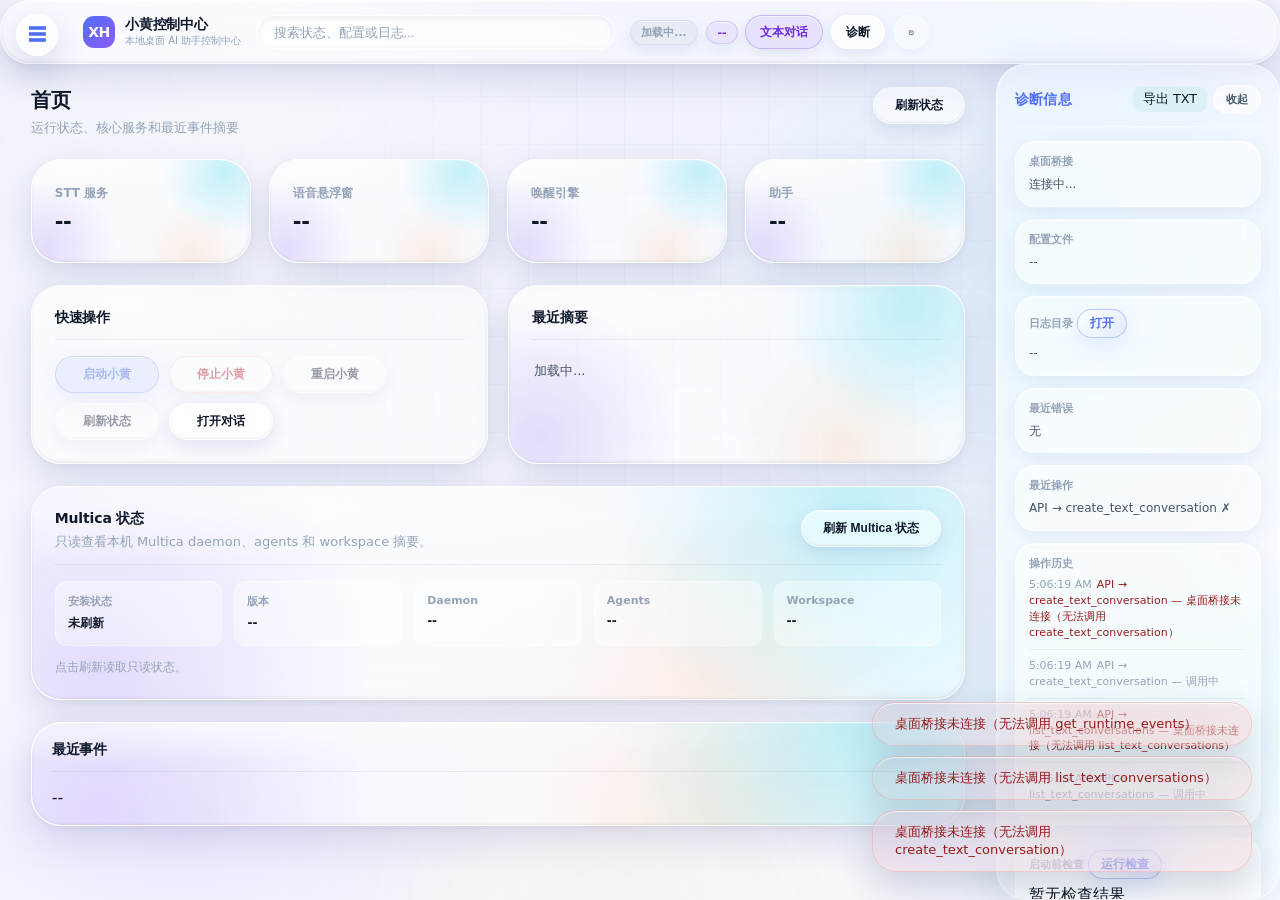
<file: frontend/control_panel/index.html>
<!DOCTYPE html>
<html lang="zh-CN">
<head>
  <meta charset="UTF-8">
  <meta name="viewport" content="width=device-width, initial-scale=1.0">
  <title>小黄控制中心</title>
  <link rel="stylesheet" href="assets/style.css">
</head>
<body>
  <div id="control-shell" class="control-shell active">
  <div class="app-shell" id="app-shell">
    <button class="nav-menu-button" id="btn-nav-drawer-toggle" type="button" title="打开导航" aria-label="打开导航" aria-controls="sidebar" aria-expanded="false">☰</button>
    <div class="nav-drawer-backdrop" id="nav-drawer-backdrop" hidden></div>

    <!-- Top Bar -->
    <header class="topbar glass-card" id="topbar">
      <div class="topbar-left">
        <span class="topbar-logo">XH</span>
        <div>
          <div class="topbar-title">小黄控制中心</div>
          <div class="topbar-sub">本地桌面 AI 助手控制中心</div>
        </div>
      </div>
      <div class="topbar-center">
        <input class="glass-input" type="text" placeholder="搜索状态、配置或日志..." disabled>
      </div>
      <div class="topbar-right">
        <span class="status-badge" id="top-status">--</span>
        <span class="wake-badge" id="top-wake">--</span>
        <button class="glass-pill text-chat-entry" id="btn-open-text-chat" type="button" title="在当前窗口切换到文本对话" data-action="open-text-chat">文本对话</button>
        <button class="glass-pill diagnostics-entry" id="btn-diagnostics-entry" type="button" title="打开诊断页面" data-action="open-diagnostics">诊断</button>
        <button class="glass-pill" id="btn-top-refresh" title="刷新状态" data-action="refresh">↻</button>
      </div>
    </header>

    <!-- Navigation Drawer -->
    <nav class="sidebar nav-drawer" id="sidebar" aria-label="主导航" aria-hidden="true">
      <div class="sidebar-header">
        <span class="sidebar-brand">导航</span>
        <button class="sidebar-collapse-btn" id="btn-nav-drawer-close" type="button" title="关闭导航" aria-label="关闭导航">×</button>
      </div>
      <div class="sidebar-section">
        <div class="sidebar-label">导航</div>
        <a class="sidebar-item active" data-section="home" title="首页"><span class="sidebar-icon">首</span><span class="sidebar-text">首页</span></a>
        <a class="sidebar-item" data-section="chat" title="对话"><span class="sidebar-icon">话</span><span class="sidebar-text">对话</span></a>
        <a class="sidebar-item" data-section="tasks" title="任务"><span class="sidebar-icon">务</span><span class="sidebar-text">任务</span></a>
        <a class="sidebar-item" data-section="tools" title="工具"><span class="sidebar-icon">具</span><span class="sidebar-text">工具</span></a>
        <a class="sidebar-item" data-section="diagnostics" title="诊断"><span class="sidebar-icon">诊</span><span class="sidebar-text">诊断</span></a>
        <a class="sidebar-item" data-section="settings" title="设置"><span class="sidebar-icon">设</span><span class="sidebar-text">设置</span></a>
      </div>
    </nav>

    <!-- Main Workspace -->
    <main class="main-workspace" id="main-workspace">
      <!-- Home -->
      <section class="content-section active" id="section-home">
        <div class="page-heading">
          <div>
            <h2 class="section-title">首页</h2>
            <p class="section-subtitle">运行状态、核心服务和最近事件摘要</p>
          </div>
          <button class="glass-pill" data-action="refresh">刷新状态</button>
        </div>
        <div class="card-grid-4" id="status-cards">
          <div class="glass-card neon-card"><div class="card-label">STT 服务</div><div class="card-value" id="card-stt">--</div></div>
          <div class="glass-card neon-card"><div class="card-label">语音悬浮窗</div><div class="card-value" id="card-overlay">--</div></div>
          <div class="glass-card neon-card"><div class="card-label">唤醒引擎</div><div class="card-value" id="card-wake">--</div></div>
          <div class="glass-card neon-card"><div class="card-label">助手</div><div class="card-value" id="card-assistant">--</div></div>
        </div>

        <div class="card-grid-2">
          <div class="glass-card" id="quick-actions">
            <div class="card-header"><h3 class="card-title">快速操作</h3></div>
            <div class="action-row">
              <button class="glass-pill glass-pill-primary" id="btn-start" data-action="start">启动小黄</button>
              <button class="glass-pill glass-pill-danger" id="btn-stop" disabled data-action="stop">停止小黄</button>
              <button class="glass-pill" id="btn-restart" disabled data-action="restart">重启小黄</button>
              <button class="glass-pill" id="btn-refresh" data-action="refresh">刷新状态</button>
              <button class="glass-pill" data-action="open-text-chat">打开对话</button>
            </div>
          </div>
          <div class="glass-card">
            <div class="card-header"><h3 class="card-title">最近摘要</h3></div>
            <div class="card-body" id="runtime-detail">加载中...</div>
          </div>
        </div>

        <div class="glass-card multica-status-card" id="multica-status-card">
          <div class="card-header multica-status-header">
            <div>
              <h3 class="card-title">Multica 状态</h3>
              <p class="section-subtitle">只读查看本机 Multica daemon、agents 和 workspace 摘要。</p>
            </div>
            <button class="glass-pill" id="btn-multica-refresh" type="button" data-action="refresh-multica-status">刷新 Multica 状态</button>
          </div>
          <div class="multica-status-grid">
            <div><span>安装状态</span><strong id="multica-installed">未刷新</strong></div>
            <div><span>版本</span><strong id="multica-version">--</strong></div>
            <div><span>Daemon</span><strong id="multica-daemon">--</strong></div>
            <div><span>Agents</span><strong id="multica-agents">--</strong></div>
            <div><span>Workspace</span><strong id="multica-workspace">--</strong></div>
          </div>
          <div class="multica-status-warning" id="multica-warnings">点击刷新读取只读状态。</div>
        </div>

        <div class="glass-card" id="recent-events">
          <div class="card-header"><h3 class="card-title">最近事件</h3></div>
          <div id="events-list">--</div>
        </div>
      </section>

      <!-- Chat -->
      <section class="content-section" id="section-chat">
        <div class="text-chat-header">
          <div>
            <h2 class="section-title">对话</h2>
            <p>直接和小黄对话，任务确认和结果会显示在这里。</p>
          </div>
          <span class="text-chat-status" id="text-chat-status">本地文本入口</span>
        </div>
        <div class="text-chat-layout">
          <main class="text-chat-main glass-card">
            <div class="text-chat-messages" id="text-chat-messages" aria-live="polite"></div>
            <div class="text-chat-composer">
              <div class="text-chat-prompts">
                <button type="button" data-text-prompt="帮我做一次健康检查">健康检查</button>
                <button type="button" data-text-prompt="帮我看看最近错误">最近错误</button>
                <button type="button" data-text-prompt="总结最近运行事件">运行事件总结</button>
                <button type="button" data-text-prompt="总结当前配置">配置摘要</button>
              </div>
              <div class="multica-assign-workspace-block" id="multica-standalone-assign-block">
                <button type="button" class="multica-assign-toggle glass-pill" id="btn-toggle-sa">分配已有 Multica Issue</button>
                <button type="button" class="multica-assign-toggle glass-pill" id="btn-toggle-rr" style="margin-left:4px">查看 Multica 运行记录</button>
              </div>
              <div class="text-chat-input-row">
                <span class="text-chat-model">DeepSeek V4 Flash</span>
                <textarea id="text-chat-input" rows="2" placeholder="输入消息，例如：帮我看看最近错误"></textarea>
                <button class="text-chat-send" id="text-chat-send" type="button">发送</button>
              </div>
              <div class="text-chat-footer">
                <span>Enter 发送，Shift + Enter 换行；确认任务会进入后端 registry 校验</span>
                <button id="text-chat-clear" type="button">清空会话</button>
              </div>
            </div>
          </main>

          <aside class="text-chat-sessions glass-card">
            <button class="text-chat-new" id="text-chat-new" type="button">+ 新对话</button>
            <button class="text-chat-clear-all" id="text-chat-clear-all" type="button">清除全部</button>
            <input class="glass-input text-chat-search" type="text" placeholder="搜索对话..." disabled>
            <div class="text-chat-label">对话列表</div>
            <div class="text-chat-session-list" id="conv-list"></div>
          </aside>
        </div>
      </section>

      <!-- Tasks -->
      <section class="content-section" id="section-tasks">
        <div class="tasks-history-shell">
        <header class="tasks-history-header">
          <div>
            <h2 class="section-title">任务历史</h2>
            <p class="section-subtitle">查看小黄最近完成的任务结果。</p>
          </div>
          <button class="glass-pill" id="btn-tasks-refresh" type="button">刷新</button>
        </header>
        <div class="tasks-history-empty" id="tasks-history-empty">
          <p class="tasks-history-empty-title">暂无任务历史</p>
          <p class="tasks-history-empty-hint">完成一次健康检查或只读任务后，这里会显示安全摘要。</p>
        </div>
        <div class="tasks-history-error" id="tasks-history-error" style="display:none">
          <p>任务历史暂时不可用</p>
          <p class="tasks-history-error-hint">稍后刷新或查看诊断信息。</p>
        </div>
        <div class="tasks-history-loading" id="tasks-history-loading">正在读取任务历史...</div>
        <div class="tasks-history-grid" id="tasks-history-grid">
          <div class="tasks-history-list-pane">
            <div class="tasks-history-list glass-card" id="tasks-history-list">
              <div class="tasks-history-list-scroll" id="tasks-history-list-scroll"></div>
            </div>
          </div>
          <div class="tasks-history-detail-pane">
            <aside class="tasks-history-detail glass-card" id="tasks-history-detail">
              <div class="tasks-history-detail-scroll" id="tasks-history-detail-scroll">
                <p class="tasks-history-detail-placeholder">选择一条任务查看安全详情</p>
              </div>
            </aside>
          </div>
        </div>
        </div>
      </section>

      <section class="content-section" id="section-tools">
        <div class="page-heading">
          <div>
            <h2 class="section-title">工具</h2>
            <p class="section-subtitle">未来功能承载区，当前仅展示安全占位。</p>
          </div>
        </div>
        <div class="tool-grid">
          <div class="glass-card tool-card"><h3>视频下载</h3><p>即将支持，需要安全确认。</p><span>coming soon</span></div>
          <div class="glass-card tool-card"><h3>PDF 解析</h3><p>文档下载、解析和提取。</p><span>coming soon</span></div>
          <div class="glass-card tool-card"><h3>网页爬取</h3><p>只读采集优先，后续接入。</p><span>coming soon</span></div>
          <div class="glass-card tool-card"><h3>数据采集</h3><p>API 拉取、清洗和整理。</p><span>coming soon</span></div>
          <div class="glass-card tool-card"><h3>浏览器自动化</h3><p>需要独立安全策略。</p><span>coming soon</span></div>
          <div class="glass-card tool-card"><h3>本地文件工具</h3><p>默认只读，逐步开放。</p><span>coming soon</span></div>
        </div>
      </section>

      <section class="content-section" id="section-diagnostics">
        <div class="page-heading">
          <div>
            <h2 class="section-title">诊断</h2>
            <p class="section-subtitle">运行事件、最近错误、日志目录和诊断导出入口。</p>
          </div>
          <div class="action-row compact">
            <button class="glass-pill" data-action="refresh">刷新诊断</button>
            <button class="glass-pill" data-action="export-diag">导出 TXT</button>
          </div>
        </div>
        <div class="card-grid-2">
          <div class="glass-card"><div class="card-header"><h3 class="card-title">诊断信息</h3></div><div class="card-body">右侧上下文面板持续显示桥接、配置、日志、错误和运行事件。</div></div>
          <div class="glass-card"><div class="card-header"><h3 class="card-title">健康检查入口</h3></div><div class="card-body">可在对话页输入“帮我做一次健康检查”，或使用右侧启动前检查。</div></div>
        </div>
        <div class="glass-card"><div class="card-header"><h3 class="card-title">运行事件</h3><button type="button" id="btn-clear-events" class="glass-pill" data-action="clear-runtime-events">清空事件</button></div><div id="diagnostics-events-list" class="card-body">暂无运行事件</div></div>
      </section>

      <section class="content-section" id="section-settings">
        <div class="page-heading">
          <div>
            <h2 class="section-title">设置</h2>
            <p class="section-subtitle">语音、模型、路径、安全和高级配置入口。</p>
          </div>
        </div>
        <div class="glass-card" id="wake-settings">
          <div class="card-header"><h3 class="card-title">唤醒与语音设置</h3></div>
          <div class="form-grid">
            <label class="form-field">引擎
              <select id="wake-engine" class="glass-input">
                <option value="stt_text">stt_text</option>
                <option value="openwakeword">openwakeword</option>
              </select>
            </label>
            <label class="form-field">设备
              <input type="number" id="wake-device" class="glass-input" min="0" max="99" placeholder="0">
            </label>
            <label class="form-field">冷却时间 (秒)
              <input type="number" id="wake-cooldown" class="glass-input" min="0" max="30" step="0.5" placeholder="2.5">
            </label>
            <label class="form-field">灵敏度
              <input type="number" id="wake-sensitivity" class="glass-input" min="0" max="1" step="0.05" placeholder="0.5">
            </label>
            <label class="form-field toggle-field">
              <span>兜底唤醒</span>
              <input type="checkbox" id="wake-fallback" class="glass-toggle" checked>
            </label>
          </div>
          <div class="action-row">
            <button class="glass-pill" id="btn-save-config" data-action="save-config">保存配置</button>
            <button class="glass-pill glass-pill-primary" id="btn-save-restart" data-action="save-restart">保存并重启</button>
          </div>
          <p class="hint" id="wake-hint"></p>
          <div class="card-body" id="wake-voice-detail">加载中...</div>
        </div>
        <div class="settings-grid">
          <div class="glass-card coming-soon-card"><div class="card-label">模型设置</div><div class="card-body">模型提供商、超时和回复长度。</div></div>
          <div class="glass-card coming-soon-card"><div class="card-label">路径设置</div><div class="card-body">配置、日志和资源目录。</div></div>
          <div class="glass-card coming-soon-card"><div class="card-label">安全设置</div><div class="card-body">任务确认、只读优先和能力边界。</div></div>
          <div class="glass-card coming-soon-card"><div class="card-label">高级设置</div><div class="card-body">调试、实验功能和开发者入口。</div></div>
        </div>
      </section>
    </main>

    <div class="workspace-drawer-backdrop" id="workspace-drawer-backdrop" hidden></div>
    <aside class="text-chat-workspace workspace-drawer glass-card" id="text-chat-workspace" aria-label="会话信息" aria-hidden="true">
      <div class="workspace-drawer-header">
        <h3>会话信息</h3>
        <button class="workspace-drawer-close" id="btn-workspace-drawer-close" type="button" title="关闭会话信息" aria-label="关闭会话信息">×</button>
      </div>
      <div class="workspace-block" id="workspace-conv-info">
        <h3>当前会话</h3>
        <dl id="workspace-conv-meta">
          <div><dt>标题</dt><dd id="ws-conv-title">--</dd></div>
          <div><dt>消息数</dt><dd id="ws-conv-msgs">0</dd></div>
          <div><dt>更新时间</dt><dd id="ws-conv-updated">--</dd></div>
        </dl>
      </div>
      <div class="workspace-block context-summary-block" id="workspace-context-summary">
        <div class="workspace-block-head">
          <h3>上下文状态</h3>
          <button class="glass-pill" id="btn-refresh-context-summary" type="button">刷新摘要</button>
        </div>
        <dl class="context-status-grid" id="ws-context-status-grid">
          <div><dt>上下文</dt><dd id="ws-context-loaded">未生成</dd></div>
          <div><dt>最近消息</dt><dd id="ws-context-recent-count">0 条</dd></div>
          <div><dt>Compact</dt><dd id="ws-context-compact-count">0 次</dd></div>
          <div><dt>Token</dt><dd id="ws-context-token-usage">0/0</dd></div>
          <div><dt>绑定任务</dt><dd id="ws-context-bound-count">0 个</dd></div>
        </dl>
        <p class="context-summary-empty" id="ws-context-empty">上下文状态将在选择对话后加载。</p>
        <details class="context-summary-details" id="ws-context-details">
          <summary>上下文详情</summary>
          <dl class="context-summary-fields" id="ws-context-fields">
            <div><dt>目标</dt><dd id="ws-context-goal">--</dd></div>
            <div><dt>状态</dt><dd id="ws-context-status">--</dd></div>
            <div><dt>下一步</dt><dd id="ws-context-next">--</dd></div>
            <div><dt>约束</dt><dd id="ws-context-constraints">--</dd></div>
            <div><dt>预算</dt><dd id="ws-context-budget-report">--</dd></div>
          </dl>
          <pre class="context-summary-text" id="ws-context-summary-text"></pre>
        </details>
      </div>
      <div class="workspace-block" id="workspace-bound-tasks">
        <h3>绑定任务 <span id="ws-task-count">(0)</span></h3>
        <div id="ws-task-status-badges" class="task-status-badges"></div>
        <div id="ws-task-list" class="bound-task-list">
          <p class="bound-task-empty">当前对话还没有绑定任务</p>
        </div>
      </div>
      <div class="workspace-block" id="workspace-project-info">
        <h3>项目 / 路径信息</h3>
        <dl>
          <div><dt>项目路径</dt><dd id="ws-project-path">--</dd></div>
          <div><dt>Git 分支</dt><dd id="ws-git-branch">--</dd></div>
        </dl>
      </div>
    </aside>

    <!-- Right Diagnostic Drawer -->
    <aside class="diagnostic-drawer glass-card" id="drawer">
      <div class="drawer-header">
        <h3 class="drawer-title">诊断信息</h3>
        <div class="drawer-header-actions">
          <button class="drawer-export-btn" id="btn-export-diag" type="button" data-action="export-diag" title="导出诊断 TXT">导出 TXT</button>
          <button class="drawer-collapse-btn" id="btn-drawer-collapse" type="button" title="收起诊断栏" aria-controls="drawer" aria-expanded="true">收起</button>
        </div>
      </div>
      <div class="drawer-section">
        <div class="drawer-label">桌面桥接</div>
        <div class="drawer-value" id="drawer-bridge-status">连接中...</div>
      </div>
      <div class="drawer-section">
        <div class="drawer-label">配置文件</div>
        <div class="drawer-value" id="drawer-config-path">--</div>
      </div>
      <div class="drawer-section">
        <div class="drawer-label">日志目录 <button class="drawer-open-folder-btn" id="btn-open-logs" type="button" data-action="open-logs-folder" title="在资源管理器中打开日志目录">打开</button></div>
        <div class="drawer-value" id="drawer-logs-path">--</div>
      </div>
      <div class="drawer-section">
        <div class="drawer-label">最近错误</div>
        <div class="drawer-value" id="drawer-last-error">无</div>
      </div>
      <div class="drawer-section">
        <div class="drawer-label">最近操作</div>
        <div class="drawer-value" id="drawer-last-op">--</div>
      </div>
      <div class="drawer-section">
        <div class="drawer-label">操作历史</div>
        <div id="drawer-history"></div>
      </div>
      <div class="drawer-section">
        <div class="drawer-label">启动前检查 <button class="drawer-open-folder-btn" id="btn-preflight-check" type="button" data-action="preflight-check" title="检查当前环境是否适合启动小黄">运行检查</button></div>
        <div id="drawer-preflight">暂无检查结果</div>
      </div>
      <div class="drawer-section">
        <div class="drawer-label">运行事件</div>
        <div id="drawer-runtime-events">暂无运行事件</div>
      </div>
    </aside>

    <!-- Collapsed Diagnostic Rail -->
    <button class="drawer-rail" id="drawer-rail" type="button" aria-controls="drawer" aria-expanded="false">诊断</button>

    <!-- Multica Task Panel -->
    <div class="multica-panel-backdrop" id="multica-panel-backdrop" hidden>
      <div class="multica-panel-drawer" id="multica-panel-drawer">
        <div class="multica-panel-header">
          <h3>Multica 任务面板</h3>
          <button class="multica-panel-close" id="btn-multica-panel-close" type="button" title="关闭" aria-label="关闭">&#10005;</button>
        </div>
        <div class="multica-panel-tabs">
          <button class="multica-panel-tab active" data-mp-tab="assign" type="button">分配 Issue</button>
          <button class="multica-panel-tab" data-mp-tab="progress" type="button">查看进度</button>
        </div>
        <div class="multica-panel-body">
          <!-- Assign Tab -->
          <div class="multica-panel-tab-content active" id="mp-tab-assign">
            <p class="multica-panel-blurb">用于分配已经存在的 Multica issue。小黄不会读取 runs/run-messages，也不会额外启动本地 Agent。</p>
            <div class="multica-panel-field">
              <label>Issue ID / Identifier</label>
              <input type="text" id="mp-assign-issue-id" autocomplete="off" spellcheck="false" placeholder="例如：78480e61 或 HHH-19">
            </div>
            <div class="multica-panel-field">
              <label>Agent</label>
              <select id="mp-assign-agent">
                <option value="claude">claude</option>
                <option value="codex">codex</option>
                <option value="opencode">opencode</option>
                <option value="openclaw">openclaw</option>
              </select>
            </div>
            <div class="multica-panel-actions">
              <button type="button" id="btn-mp-prepare-assign" class="glass-pill">准备分配 Agent</button>
              <span id="mp-assign-status"></span>
            </div>
            <div class="multica-panel-confirm" id="mp-assign-confirm" hidden>
              <p>将把真实 Multica issue 分配给所选 Agent。Multica 可能会让该 Agent 开始处理或进入工作队列。小黄不会额外启动本地 Agent，也不会读取 runs/run-messages。</p>
              <div style="margin-bottom:8px">需要输入：<code id="mp-assign-expected"></code></div>
              <input type="text" id="mp-assign-phrase" autocomplete="off" spellcheck="false">
              <div class="multica-panel-actions">
                <button type="button" id="btn-mp-confirm-assign" class="glass-pill" disabled>确认分配 Agent</button>
                <span id="mp-assign-confirm-status"></span>
              </div>
            </div>
            <div class="multica-panel-result" id="mp-assign-result" hidden></div>
          </div>

          <!-- Progress Tab -->
          <div class="multica-panel-tab-content" id="mp-tab-progress">
            <p class="multica-panel-blurb">只读查看 Multica issue 的 runs/run-messages，不会 rerun，不会 assign，不会启动本地 Agent。优先使用 Identifier（例如 HHH-19）。</p>
            <div class="multica-panel-field">
              <label>Issue ID / Identifier</label>
              <input type="text" id="mp-progress-issue-id" autocomplete="off" spellcheck="false" placeholder="例如：HHH-19">
            </div>
            <div class="multica-panel-actions">
              <button type="button" id="btn-mp-read-runs" class="glass-pill">读取 Runs</button>
              <span id="mp-progress-status"></span>
            </div>
            <div class="multica-panel-section" id="mp-runs-section" hidden>
              <div class="tasks-history-detail-block-title" style="margin-bottom:8px">Issue / Runs 摘要</div>
              <div id="mp-runs-summary" class="multica-panel-field" style="font-size:12px;color:var(--text-secondary)"></div>
              <div id="mp-runs-list"></div>
            </div>
            <div class="multica-panel-section" id="mp-messages-section" hidden>
              <div class="tasks-history-detail-block-title">验收摘要</div>
              <div class="multica-review-summary" id="mp-review-summary" style="margin-top:6px"></div>
              <div class="tasks-history-detail-block-title" style="margin-top:14px">详细消息</div>
              <div class="multica-message-list" id="mp-messages-list"></div>
            </div>
          </div>
        </div>
      </div>
    </div>

    <!-- Toast -->
    <div class="toast-container" id="toast-container"></div>
  </div>
  </div>

  <script src="assets/app.js"></script>
</body>
</html>
</file>
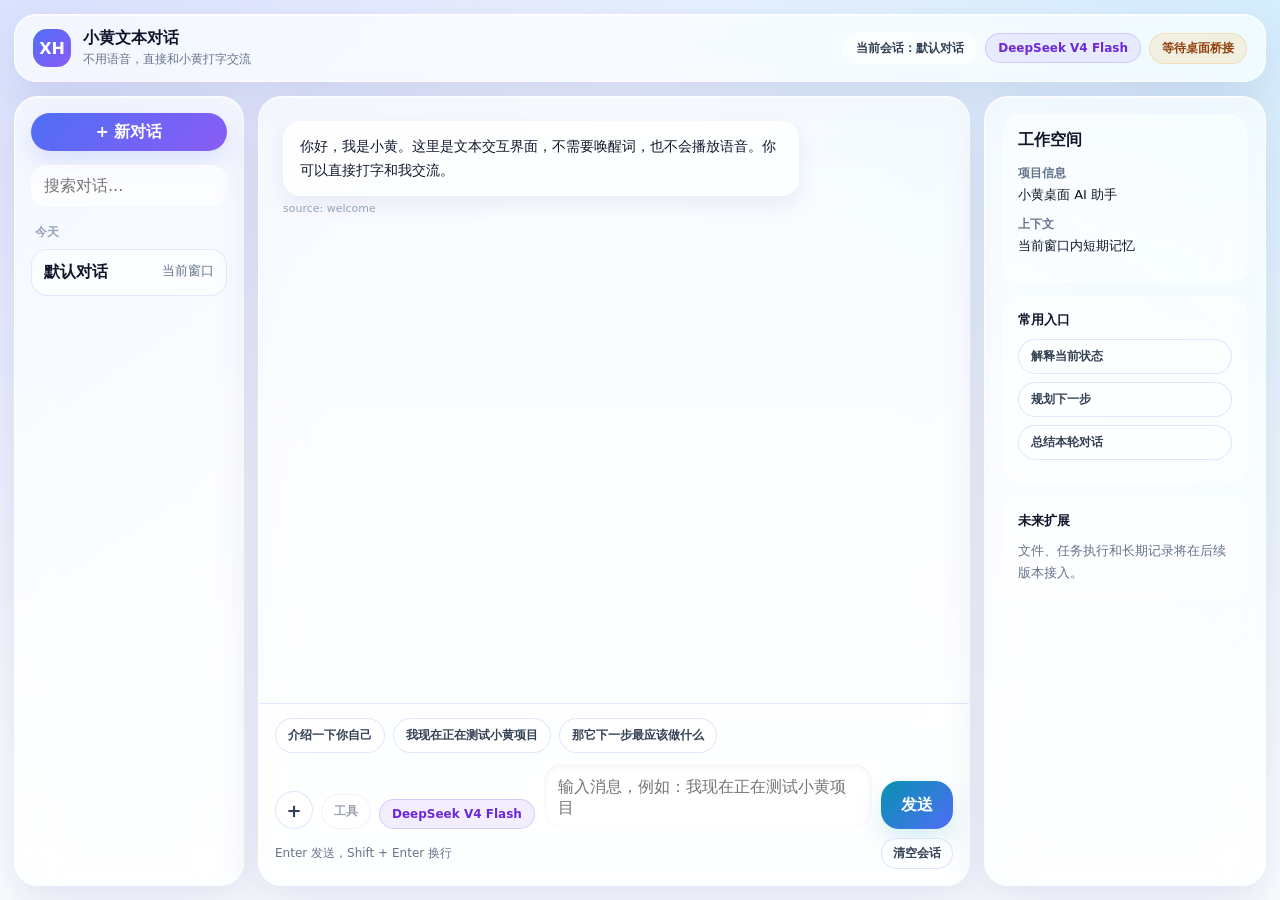
<file: frontend/text_chat/index.html>
<!DOCTYPE html>
<html lang="zh-CN">
<head>
  <meta charset="UTF-8">
  <meta name="viewport" content="width=device-width, initial-scale=1.0">
  <title>小黄文本对话</title>
  <link rel="stylesheet" href="assets/style.css">
</head>
<body>
  <div class="chat-shell">
    <header class="topbar">
      <div class="brand">
        <span class="brand-mark">XH</span>
        <div>
          <h1>小黄文本对话</h1>
          <p>不用语音，直接和小黄打字交流</p>
        </div>
      </div>
      <div class="topbar-meta">
        <span class="pill" id="session-pill">当前会话：默认对话</span>
        <span class="pill model-pill" id="model-pill">DeepSeek V4 Flash</span>
        <span class="pill status-pill" id="bridge-status">连接中...</span>
      </div>
    </header>

    <aside class="sessions-panel">
      <button class="primary-action" id="new-chat-btn" type="button">+ 新对话</button>
      <input class="search-input" type="text" placeholder="搜索对话..." disabled>
      <div class="panel-label">今天</div>
      <button class="session-item active" type="button">
        <span>默认对话</span>
        <small>当前窗口</small>
      </button>
    </aside>

    <main class="chat-main">
      <section class="messages" id="messages" aria-live="polite"></section>
      <section class="composer">
        <div class="quick-prompts">
          <button type="button" data-prompt="介绍一下你自己">介绍一下你自己</button>
          <button type="button" data-prompt="我现在正在测试小黄项目">我现在正在测试小黄项目</button>
          <button type="button" data-prompt="那它下一步最应该做什么">那它下一步最应该做什么</button>
        </div>
        <div class="input-row">
          <button class="icon-button" type="button" title="保留入口">+</button>
          <button class="tool-button" type="button" title="工具暂未启用" disabled>工具</button>
          <span class="model-chip">DeepSeek V4 Flash</span>
          <textarea id="message-input" rows="2" placeholder="输入消息，例如：我现在正在测试小黄项目"></textarea>
          <button class="send-button" id="send-btn" type="button">发送</button>
        </div>
        <div class="composer-footer">
          <span>Enter 发送，Shift + Enter 换行</span>
          <button id="clear-btn" type="button">清空会话</button>
        </div>
      </section>
    </main>

    <aside class="workspace-panel">
      <section>
        <h2>工作空间</h2>
        <dl>
          <div><dt>项目信息</dt><dd>小黄桌面 AI 助手</dd></div>
          <div><dt>上下文</dt><dd>当前窗口内短期记忆</dd></div>
        </dl>
      </section>
      <section>
        <h3>常用入口</h3>
        <button type="button" data-prompt="解释一下当前状态">解释当前状态</button>
        <button type="button" data-prompt="规划一下小黄项目下一步">规划下一步</button>
        <button type="button" data-prompt="总结本轮对话">总结本轮对话</button>
      </section>
      <section>
        <h3>未来扩展</h3>
        <p>文件、任务执行和长期记录将在后续版本接入。</p>
      </section>
    </aside>
  </div>

  <script src="assets/app.js"></script>
</body>
</html>
</file>
<file: frontend/control_panel/assets/style.css>
/* ═══════════════════════════════════════════
   XiaoHuang Control Center — Light Liquid Glass
   ═══════════════════════════════════════════ */

/* ─── Tokens ─── */
:root {
  --glass-blur-sm: blur(18px) saturate(160%);
  --glass-blur-md: blur(24px) saturate(180%);
  --glass-blur-lg: blur(28px) saturate(185%);

  --fill-card: rgba(255,255,255,0.50);
  --fill-card-secondary: rgba(255,255,255,0.38);
  --fill-elevated: rgba(255,255,255,0.68);
  --rim: rgba(255,255,255,0.54);
  --rim-hover: rgba(255,255,255,0.76);
  --rim-dark: rgba(15,23,42,0.10);

  --glow-cyan: rgba(34,211,238,0.28);
  --glow-purple: rgba(139,92,246,0.22);
  --glow-orange: rgba(251,146,60,0.14);

  --shadow-card:
    0 14px 36px rgba(31,38,135,0.13),
    0 2px 8px rgba(15,23,42,0.05);
  --shadow-elevated:
    0 22px 54px rgba(20,30,60,0.18),
    0 8px 24px rgba(15,23,42,0.10);

  --inset-gloss:
    inset 0 1px 1px rgba(255,255,255,0.78),
    inset 0 -1px 3px rgba(20,30,60,0.10);

  --neon-ring:
    0 0 0 1px rgba(79,110,246,0.24),
    0 0 24px rgba(139,92,246,0.14),
    0 18px 48px rgba(31,38,135,0.16);

  --ease-reveal: cubic-bezier(0.16, 1, 0.3, 1);
  --ease-spring: cubic-bezier(0.2, 1.2, 0.2, 1);

  --radius-field: 24px;
  --radius-card: 30px;
  --radius-modal: 40px;
  --radius-pill: 999px;

  --accent-blue: #4f6ef6;
  --accent-purple: #8b5cf6;
  --accent-cyan: #22d3ee;
  --accent-magenta: #d946ef;
  --accent-orange: #fb923c;

  --error: #ef4444;
  --success: #22c55e;
  --warning: #f59e0b;

  --text-primary: #0f172a;
  --text-secondary: #475569;
  --text-muted: #94a3b8;
  --sidebar-w: 226px;
  --sidebar-collapsed-w: 76px;
  --drawer-w: 304px;
  --topbar-h: 64px;
}

/* ─── Reset ─── */
*,*::before,*::after{box-sizing:border-box;margin:0;padding:0}
body{
  position:relative;
  font-family:system-ui,"Microsoft YaHei","PingFang SC","Noto Sans CJK SC","Segoe UI",sans-serif;
  background:
    radial-gradient(ellipse 70% 46% at 52% -18%,rgba(120,119,198,0.17),transparent 64%),
    radial-gradient(ellipse 54% 36% at 90% 82%,rgba(34,211,238,0.12),transparent 62%),
    radial-gradient(ellipse 44% 32% at 14% 92%,rgba(139,92,246,0.11),transparent 62%),
    linear-gradient(180deg,#eef1fb 0%,#f4f6fd 50%,#f8f9ff 100%);
  color:var(--text-primary);overflow:hidden;height:100vh;
  -webkit-font-smoothing:antialiased;
}
body::before{
  content:"";position:fixed;inset:0;pointer-events:none;z-index:0;
  background-image:
    linear-gradient(rgba(99,102,241,0.034) 1px,transparent 1px),
    linear-gradient(90deg,rgba(99,102,241,0.034) 1px,transparent 1px);
  background-size:48px 48px;
  mask-image:radial-gradient(ellipse 78% 62% at 52% 30%,black 25%,transparent 76%);
}
body::after{
  content:"";position:fixed;inset:-20%;pointer-events:none;z-index:0;
  background:
    radial-gradient(circle at 28% 18%,rgba(255,255,255,0.50),transparent 24%),
    radial-gradient(circle at 72% 38%,rgba(34,211,238,0.08),transparent 25%),
    radial-gradient(circle at 48% 88%,rgba(251,146,60,0.07),transparent 24%);
  filter:blur(24px);opacity:.9;
}

/* ─── Top-level Modes ─── */
.control-shell{display:none}
.control-shell.active{display:block}

/* ─── App Shell ─── */
.app-shell{
  position:relative;z-index:1;
  display:grid;
  grid-template-columns:var(--sidebar-w) 1fr var(--drawer-w);
  grid-template-rows:var(--topbar-h) 1fr;
  grid-template-areas:"topbar topbar topbar" "sidebar main drawer";
  height:100vh;overflow:hidden;
}
@media(max-width:960px){
  .app-shell{grid-template-columns:var(--sidebar-w) 1fr;grid-template-areas:"topbar topbar" "sidebar main"}
  .diagnostic-drawer{display:none}
}
@media(max-width:680px){
  .app-shell{grid-template-columns:1fr;grid-template-areas:"topbar" "main"}
  .sidebar{display:none}
}

/* ─── Top Bar ─── */
.topbar{
  grid-area:topbar;display:flex;align-items:center;gap:16px;padding:0 24px;
  backdrop-filter:var(--glass-blur-md);-webkit-backdrop-filter:var(--glass-blur-md);
  background:rgba(255,255,255,0.62);border-bottom:1px solid rgba(255,255,255,0.56);
  box-shadow:0 8px 30px rgba(31,38,135,0.10),inset 0 1px 1px rgba(255,255,255,.74);z-index:10;
}
.topbar-left{display:flex;align-items:center;gap:12px;flex-shrink:0}
.topbar-logo{
  width:36px;height:36px;border-radius:12px;
  background:linear-gradient(135deg,var(--accent-blue),var(--accent-purple));
  display:flex;align-items:center;justify-content:center;
  font-weight:800;font-size:15px;color:#fff;letter-spacing:-0.5px
}
.topbar-title{font-size:15px;font-weight:700;letter-spacing:-0.2px;color:var(--text-primary)}
.topbar-sub{font-size:11px;color:var(--text-muted)}
.topbar-center{flex:1;max-width:360px}
.topbar-right{display:flex;align-items:center;gap:10px;flex-shrink:0}

/* ─── Minimal Chat Polish ─── */
.topbar{
  min-height:var(--topbar-h);
  background:rgba(255,255,255,0.56);
  border-bottom:1px solid rgba(255,255,255,0.42);
  box-shadow:0 6px 20px rgba(31,38,135,0.07),inset 0 1px 1px rgba(255,255,255,.66)
}
.topbar-logo{width:32px;height:32px;border-radius:11px;font-size:14px}
.topbar-left{gap:10px}
.topbar-title{font-size:14px}
.topbar-sub{font-size:10px}
.topbar-right{gap:7px}
.topbar .glass-input{min-height:34px;padding-top:8px;padding-bottom:8px}
.topbar .glass-pill{padding:7px 14px;min-height:34px;box-shadow:0 4px 14px rgba(31,38,135,0.09),inset 0 1px 1px rgba(255,255,255,0.68)}
.topbar .status-badge,.topbar .wake-badge{padding:4px 10px;font-size:11px}

/* ─── Status / Wake Badge ─── */
.status-badge,.wake-badge{
  display:inline-flex;align-items:center;padding:4px 14px;border-radius:var(--radius-pill);
  font-size:12px;font-weight:600;backdrop-filter:var(--glass-blur-sm);-webkit-backdrop-filter:var(--glass-blur-sm)
}
.status-badge{background:rgba(74,222,128,0.18);color:#166534;border:1px solid rgba(74,222,128,0.3)}
.status-badge.warn{background:rgba(251,191,36,0.2);color:#92400e;border-color:rgba(251,191,36,0.3)}
.status-badge.error{background:rgba(248,113,113,0.16);color:#991b1b;border-color:rgba(248,113,113,0.3)}
.status-badge.off{background:rgba(148,163,184,0.14);color:var(--text-muted);border-color:rgba(148,163,184,0.2)}
.wake-badge{background:rgba(139,92,246,0.12);color:#6d28d9;border:1px solid rgba(139,92,246,0.2)}

/* ─── Sidebar ─── */
.sidebar{
  grid-area:sidebar;overflow-y:auto;padding:20px 14px;
  background:rgba(255,255,255,0.42);border-right:1px solid rgba(255,255,255,0.48);
  backdrop-filter:var(--glass-blur-md);-webkit-backdrop-filter:var(--glass-blur-md)
}
.sidebar-header{display:flex;align-items:center;justify-content:space-between;gap:8px;margin-bottom:14px;padding:0 4px}
.sidebar-brand{font-size:12px;font-weight:800;color:var(--text-muted);letter-spacing:.06em}
.sidebar-collapse-btn{
  width:34px;height:34px;border-radius:14px;border:1px solid rgba(255,255,255,0.62);
  background:rgba(255,255,255,0.62);color:var(--text-secondary);cursor:pointer;font-size:15px;font-weight:900;
  box-shadow:0 6px 18px rgba(31,38,135,0.10),inset 0 1px 1px rgba(255,255,255,0.72);
  transition:all .18s var(--ease-reveal)
}
.sidebar-collapse-btn:hover{background:rgba(255,255,255,0.82);color:var(--accent-blue);transform:translateY(-1px)}
.sidebar-collapse-btn:active{transform:translateY(0) scale(.96)}
.sidebar-collapse-btn:focus-visible{outline:none;box-shadow:0 0 0 4px rgba(79,110,246,0.16),0 8px 22px rgba(31,38,135,0.14)}
.sidebar-section{margin-bottom:22px}
.sidebar-label{font-size:11px;font-weight:600;text-transform:uppercase;letter-spacing:0.08em;color:var(--text-muted);padding:0 10px 8px}
.sidebar-item{
  display:flex;align-items:center;gap:9px;padding:8px 12px;border-radius:var(--radius-field);font-size:13px;color:var(--text-secondary);
  cursor:pointer;transition:all .18s var(--ease-reveal);text-decoration:none;margin-bottom:2px;letter-spacing:0.02em
}
.sidebar-icon{
  width:22px;height:22px;display:inline-flex;align-items:center;justify-content:center;flex:0 0 auto;
  border-radius:9px;background:rgba(255,255,255,0.42);font-size:12px;font-weight:900;color:var(--accent-blue)
}
.sidebar-text{min-width:0;overflow:hidden;text-overflow:ellipsis;white-space:nowrap}
.sidebar-item:hover{background:rgba(0,0,0,0.04);color:var(--text-primary)}
.sidebar-item.active{
  background:rgba(86,136,238,0.12);color:var(--accent-blue);
  box-shadow:0 0 16px rgba(86,136,238,0.08)
}

/* ─── Main Workspace ─── */
.main-workspace{
  grid-area:main;overflow-y:auto;padding:28px 32px;
  scroll-behavior:smooth;min-height:0
}
.content-section{display:none}
.content-section.active{display:block}
.section-title{font-size:20px;font-weight:700;margin:0 0 20px 0;letter-spacing:0;color:var(--text-primary)}

/* ─── Glass Card ─── */
.glass-card{
  position:relative;overflow:hidden;
  background:var(--fill-card);border:1.5px solid var(--rim);border-radius:var(--radius-card);
  backdrop-filter:var(--glass-blur-md);-webkit-backdrop-filter:var(--glass-blur-md);
  box-shadow:var(--inset-gloss),var(--shadow-card);
  transition:border-color .24s var(--ease-reveal),box-shadow .24s var(--ease-reveal),transform .24s var(--ease-reveal)
}
.glass-card::before{
  content:"";position:absolute;inset:0;border-radius:inherit;pointer-events:none;z-index:1;
  background:radial-gradient(ellipse 115% 62% at 20% 4%,rgba(255,255,255,0.66) 0%,transparent 58%);
}
.glass-card::after{
  content:"";position:absolute;inset:0;border-radius:inherit;pointer-events:none;z-index:0;
  background:
    radial-gradient(circle at 88% 12%,var(--glow-cyan) 0%,transparent 29%),
    radial-gradient(circle at 7% 86%,var(--glow-purple) 0%,transparent 31%),
    radial-gradient(circle at 73% 92%,var(--glow-orange) 0%,transparent 28%);
  opacity:.88;
}
.glass-card>*{position:relative;z-index:2}
.glass-card:hover{
  border-color:var(--rim-hover);
  box-shadow:var(--shadow-elevated),var(--inset-gloss),0 0 0 1px rgba(255,255,255,.14) inset
}
.main-workspace .glass-card{padding:22px}
.topbar.glass-card{padding:0 24px;overflow:visible}
.topbar.glass-card::before,.topbar.glass-card::after{display:none}

.card-grid-4{display:grid;grid-template-columns:repeat(4,1fr);gap:16px;margin-bottom:22px}
.card-grid-2{display:grid;grid-template-columns:minmax(0,1fr) minmax(0,1fr);gap:18px;margin-bottom:22px}
@media(max-width:1100px){.card-grid-4{grid-template-columns:repeat(2,1fr)}}
@media(max-width:800px){.card-grid-2{grid-template-columns:1fr}}

.neon-card{padding:22px 24px;min-height:104px;display:flex;flex-direction:column;justify-content:center}
.neon-card:hover{box-shadow:var(--neon-ring),var(--shadow-elevated);transform:translateY(-3px)}
.card-label{font-size:12px;letter-spacing:0;color:var(--text-muted);margin-bottom:8px;font-weight:600}
.card-value{font-size:21px;font-weight:760;color:var(--text-primary);letter-spacing:-0.02em;line-height:1.2}
.card-value.ok{color:#166534}.card-value.warn{color:#92400e}.card-value.err{color:#991b1b}.card-value.off{color:var(--text-muted)}

.card-header{padding-bottom:12px;margin-bottom:16px;border-bottom:1px solid rgba(15,23,42,0.07)}
.card-title{font-size:14px;font-weight:700;color:var(--text-primary);letter-spacing:-0.01em;margin:0}
.card-body{font-size:13px;line-height:1.7;color:var(--text-secondary)}

/* ─── Multica readonly status ─── */
.multica-status-card{
  margin-bottom:22px;
}
.multica-status-header{
  display:flex;
  align-items:flex-start;
  justify-content:space-between;
  gap:16px;
}
.multica-status-header .section-subtitle{
  margin-top:4px;
}
.multica-status-grid{
  display:grid;
  grid-template-columns:repeat(5,minmax(0,1fr));
  gap:12px;
}
.multica-status-grid div{
  min-width:0;
  padding:12px;
  border-radius:12px;
  background:rgba(255,255,255,0.36);
  border:1px solid rgba(255,255,255,0.42);
}
.multica-status-grid span{
  display:block;
  margin-bottom:6px;
  font-size:11px;
  font-weight:700;
  color:var(--text-muted);
}
.multica-status-grid strong{
  display:block;
  min-height:18px;
  font-size:12px;
  line-height:1.45;
  color:var(--text-primary);
  word-break:break-word;
}
.multica-status-warning{
  margin-top:12px;
  font-size:12px;
  line-height:1.55;
  color:var(--text-muted);
}
.multica-status-warning.ok{color:#166534}
.multica-status-warning.warn{color:#92400e}
@media(max-width:1180px){.multica-status-grid{grid-template-columns:repeat(2,minmax(0,1fr))}}
@media(max-width:720px){.multica-status-header{flex-direction:column}.multica-status-grid{grid-template-columns:1fr}}

/* ─── Glass Pill Button ─── */
.glass-pill{
  display:inline-flex;align-items:center;justify-content:center;
  position:relative;overflow:hidden;
  padding:9px 21px;border-radius:var(--radius-pill);
  font-size:12px;font-weight:700;cursor:pointer;border:1px solid rgba(255,255,255,0.62);
  background:rgba(255,255,255,0.62);color:var(--text-primary);
  backdrop-filter:var(--glass-blur-sm);-webkit-backdrop-filter:var(--glass-blur-sm);
  box-shadow:0 6px 18px rgba(31,38,135,0.12),inset 0 1px 1px rgba(255,255,255,0.72),inset 0 -1px 2px rgba(20,30,60,0.08);
  transition:all .18s var(--ease-reveal);white-space:nowrap
}
.glass-pill:hover:not(:disabled){background:rgba(255,255,255,0.82);border-color:rgba(255,255,255,0.82);box-shadow:0 10px 28px rgba(31,38,135,0.18),inset 0 1px 1px rgba(255,255,255,0.86);transform:translateY(-2px)}
.glass-pill:active:not(:disabled){transform:translateY(0) scale(.98);box-shadow:0 4px 12px rgba(31,38,135,0.12),inset 0 1px 2px rgba(20,30,60,0.12)}
.glass-pill:focus-visible{outline:none;box-shadow:0 0 0 4px rgba(79,110,246,0.16),0 8px 22px rgba(31,38,135,0.14)}
.glass-pill:disabled{opacity:.42;cursor:not-allowed}
.glass-pill.is-loading{
  position:relative;overflow:hidden;opacity:.9;cursor:wait;
  background:linear-gradient(90deg,rgba(255,255,255,.52),rgba(86,136,238,.14),rgba(255,255,255,.52));
  background-size:220% 100%;animation:button-shimmer 1.15s linear infinite;
}
@keyframes button-shimmer{0%{background-position:220% 0}100%{background-position:-220% 0}}
.glass-pill-primary{
  background:rgba(79,110,246,0.22);border-color:rgba(79,110,246,0.50);color:#3b5de7;box-shadow:0 8px 24px rgba(79,110,246,0.20),inset 0 1px 1px rgba(255,255,255,0.62)
}
.glass-pill-primary:hover:not(:disabled){background:rgba(79,110,246,0.30);box-shadow:0 12px 34px rgba(79,110,246,0.28),inset 0 1px 1px rgba(255,255,255,0.72)}
.glass-pill-danger{border-color:rgba(248,113,113,0.28);color:#b91c1c}
.glass-pill-danger:hover:not(:disabled){background:rgba(248,113,113,0.12)}

/* ─── Glass Input ─── */
.glass-input{
  padding:10px 16px;border-radius:var(--radius-field);font-size:13px;
  border:1px solid rgba(255,255,255,0.58);background:rgba(255,255,255,0.54);color:var(--text-primary);
  backdrop-filter:var(--glass-blur-sm);-webkit-backdrop-filter:var(--glass-blur-sm);
  box-shadow:inset 0 2px 6px rgba(20,30,60,0.07),0 1px 0 rgba(255,255,255,0.50);
  outline:none;transition:all .2s var(--ease-reveal)
}
.glass-input:focus{border-color:var(--accent-blue);box-shadow:0 0 0 4px rgba(79,110,246,0.14),inset 0 2px 6px rgba(20,30,60,0.06);background:rgba(255,255,255,0.66)}
select.glass-input{cursor:pointer}
.glass-input::placeholder{color:var(--text-muted)}

/* ─── Glass Toggle ─── */
.glass-toggle{appearance:none;width:44px;height:26px;border-radius:var(--radius-pill);background:rgba(148,163,184,0.30);position:relative;cursor:pointer;transition:all .24s;border:1px solid rgba(255,255,255,0.42);box-shadow:inset 0 1px 3px rgba(20,30,60,0.10)}
.glass-toggle::after{content:"";position:absolute;top:3px;left:3px;width:18px;height:18px;border-radius:50%;background:#fff;box-shadow:0 1px 4px rgba(0,0,0,0.16),inset 0 1px 1px rgba(255,255,255,0.86);transition:transform .24s var(--ease-spring)}
.glass-toggle:checked{background:rgba(79,110,246,0.38);border-color:rgba(79,110,246,0.48);box-shadow:0 0 12px rgba(79,110,246,0.18),inset 0 1px 3px rgba(79,110,246,0.10)}
.glass-toggle:checked::after{transform:translateX(18px)}

/* ─── Form ─── */
.form-grid{display:grid;grid-template-columns:repeat(2,minmax(0,1fr));gap:14px 18px;margin-bottom:14px}
.form-field{display:flex;flex-direction:column;gap:6px;font-size:12px;font-weight:600;color:var(--text-secondary)}
.form-field .glass-input,.form-field select.glass-input{width:100%;min-height:34px}
.toggle-field{flex-direction:row!important;align-items:center;gap:10px;cursor:pointer;justify-content:flex-start;align-self:end;min-height:34px}
.action-row{display:flex;flex-wrap:wrap;gap:10px;margin-top:14px;align-items:center}
.action-row .glass-pill{flex:0 1 auto;min-width:92px}
.hint{font-size:12px;color:var(--text-muted);margin-top:10px;min-height:18px}

/* ─── App Pages ─── */
.page-heading{
  display:flex;align-items:flex-start;justify-content:space-between;gap:16px;margin-bottom:20px
}
.page-heading .section-title{margin-bottom:4px}
.section-subtitle{font-size:13px;color:var(--text-muted);line-height:1.55}
.action-row.compact{margin-top:0}
.task-status-grid{display:grid;grid-template-columns:repeat(5,minmax(0,1fr));gap:12px;margin-bottom:18px}
.task-status-card{padding:16px!important;min-height:88px}
.task-status-card span{display:block;font-size:12px;color:var(--text-muted);font-weight:700;margin-bottom:8px}
.task-status-card strong{font-size:14px;color:var(--text-primary)}
.tool-grid,.settings-grid{display:grid;grid-template-columns:repeat(3,minmax(0,1fr));gap:16px}
.tool-card,.coming-soon-card{padding:18px 20px!important;min-height:138px}
.tool-card h3{font-size:15px;margin:0 0 8px;color:var(--text-primary)}
.tool-card p{font-size:13px;line-height:1.55;color:var(--text-secondary);margin-bottom:12px}
.tool-card span{
  display:inline-flex;border-radius:var(--radius-pill);padding:4px 9px;font-size:11px;font-weight:800;
  background:rgba(79,110,246,0.10);color:var(--accent-blue);border:1px solid rgba(79,110,246,0.16)
}
@media(max-width:1120px){.tool-grid,.settings-grid{grid-template-columns:repeat(2,minmax(0,1fr))}.task-status-grid{grid-template-columns:repeat(3,minmax(0,1fr))}}
@media(max-width:720px){.tool-grid,.settings-grid,.task-status-grid{grid-template-columns:1fr}.page-heading{flex-direction:column}}

/* ─── Diagnostic Drawer ─── */
.diagnostic-drawer{
  grid-area:drawer;overflow-y:auto;padding:22px 18px;
  backdrop-filter:var(--glass-blur-md);-webkit-backdrop-filter:var(--glass-blur-md);
  background:rgba(255,255,255,0.42);border-left:1px solid rgba(255,255,255,0.50);
  box-shadow:-10px 0 36px rgba(31,38,135,0.08),inset 1px 0 1px rgba(255,255,255,.50)
}
.drawer-title{font-size:14px;font-weight:700;margin:0 0 20px 0;padding-bottom:12px;border-bottom:1px solid var(--rim);color:var(--accent-blue);letter-spacing:0.02em}
.drawer-section{
  margin-bottom:12px;padding:12px 13px;border-radius:20px;
  background:rgba(255,255,255,0.44);border:1px solid rgba(255,255,255,0.54);
  box-shadow:0 6px 20px rgba(31,38,135,0.07),inset 0 1px 1px rgba(255,255,255,.62)
}
.drawer-label{font-size:11px;letter-spacing:0;color:var(--text-muted);margin-bottom:6px;font-weight:700}
.drawer-value{font-size:12px;color:var(--text-secondary);word-break:break-all;line-height:1.55}
.drawer-value.ok{color:#166534;font-weight:700}.drawer-value.warn{color:#92400e;font-weight:700}.drawer-value.err{color:#991b1b;font-weight:700}
#drawer-history{font-size:11px;color:var(--text-muted);max-height:235px;overflow-y:auto;padding-right:2px}
.drawer-entry{padding:8px 0;border-bottom:1px solid rgba(15,23,42,0.06);font-size:11px;line-height:1.45}
.drawer-entry:first-child{padding-top:0}
.drawer-entry:last-child{border-bottom:none}
.drawer-entry .ts{display:inline-block;color:var(--text-muted);margin-right:5px;font-variant-numeric:tabular-nums}
.drawer-entry.ok{color:#166534}.drawer-entry.err{color:#991b1b}

/* ─── Events ─── */
.event-row{
  display:grid;grid-template-columns:minmax(92px,34%) minmax(0,1fr);align-items:center;
  gap:14px;padding:9px 0;border-bottom:1px solid rgba(15,23,42,0.06);font-size:12px
}
.event-row:last-child{border-bottom:none}
.event-label{color:var(--text-muted);font-weight:650}
.event-val{font-weight:650;color:var(--text-secondary);min-width:0;overflow:hidden;text-overflow:ellipsis;white-space:nowrap;text-align:left}


/* ─── UI-G Layout Refinements ─── */
#quick-actions{min-height:162px;display:flex;flex-direction:column}
#quick-actions .action-row{margin-top:2px}
#quick-actions::after{
  content:"通过本地桌面桥接调用启动、停止、重启与状态刷新。";
  display:block;margin-top:16px;font-size:12px;color:var(--text-muted);line-height:1.6
}
#wake-settings{min-height:236px}
#recent-events{padding:18px 20px}
#recent-events #events-list{display:block}
#runtime-detail,#wake-voice-detail{
  padding:4px 2px
}
#runtime-detail .event-row,#wake-voice-detail .event-row,#events-list .event-row{
  border-radius:14px;padding-left:10px;padding-right:10px
}
#runtime-detail .event-row:hover,#wake-voice-detail .event-row:hover,#events-list .event-row:hover{
  background:rgba(255,255,255,0.48);box-shadow:inset 0 1px 1px rgba(255,255,255,.48)
}

/* ─── Text Chat View ─── */
.text-chat-header{
  display:flex;align-items:flex-start;justify-content:space-between;gap:16px;margin-bottom:18px
}
.text-chat-header .section-title{margin-bottom:4px}
.text-chat-header p{font-size:13px;color:var(--text-muted);line-height:1.5}
.text-chat-status{
  display:inline-flex;align-items:center;min-height:30px;padding:6px 13px;border-radius:var(--radius-pill);
  color:#166534;background:rgba(34,197,94,0.12);border:1px solid rgba(34,197,94,0.22);
  font-size:12px;font-weight:800;white-space:nowrap
}
.text-chat-layout{
  display:grid;grid-template-columns:minmax(0,1fr) minmax(230px,280px);
  gap:16px;min-height:calc(100vh - 172px)
}
.text-chat-sessions,.text-chat-main,.text-chat-workspace{min-width:0}
.text-chat-workspace{display:block}
.text-chat-sessions{padding:16px!important;overflow:auto}
.text-chat-new{
  width:100%;min-height:38px;border-radius:var(--radius-pill);cursor:pointer;border:1px solid rgba(79,110,246,0.34);
  background:linear-gradient(135deg,rgba(79,110,246,0.92),rgba(139,92,246,0.92));color:#fff;
  font-size:13px;font-weight:800;box-shadow:0 10px 24px rgba(79,110,246,0.18)
}
.text-chat-clear-all{
  width:100%;min-height:34px;margin-top:8px;border-radius:var(--radius-pill);cursor:pointer;
  border:1px solid rgba(248,113,113,0.28);background:rgba(255,255,255,0.58);
  color:#b91c1c;font-size:12px;font-weight:800
}
.text-chat-clear-all:hover{background:rgba(248,113,113,0.12)}
.text-chat-search{width:100%;margin:14px 0 18px}
.text-chat-label{font-size:11px;font-weight:800;color:var(--text-muted);margin:0 0 8px 4px}
.text-chat-session{
  width:100%;display:flex;flex-direction:column;align-items:stretch;gap:8px;
  border:1px solid rgba(79,110,246,0.18);background:rgba(255,255,255,0.58);border-radius:18px;
  padding:12px;color:var(--text-primary);text-align:left
}
.text-chat-session-main{
  width:100%;display:flex;flex-direction:column;align-items:flex-start;gap:4px;
  border:0;background:transparent;color:inherit;text-align:left;cursor:pointer;padding:0
}
.text-chat-session span{font-size:13px;font-weight:800}
.text-chat-session small{font-size:11px;color:var(--text-muted)}
.text-chat-session.active{border-color:rgba(79,110,246,0.45);background:rgba(79,110,246,0.08)}
.text-chat-session-detail{
  align-self:flex-start;
  border:1px solid rgba(79,110,246,0.22);
  background:rgba(255,255,255,0.56);
  color:var(--accent-blue);
  border-radius:999px;
  padding:5px 10px;
  font-size:11px;
  font-weight:900;
  cursor:pointer;
}
.text-chat-session-detail:hover{background:rgba(79,110,246,0.10)}
.text-chat-session-list{display:flex;flex-direction:column;gap:6px}
.text-chat-empty-state{padding:40px 22px;color:var(--text-muted);font-size:14px;text-align:center}
/* bound task cards */
.bound-task-list{display:flex;flex-direction:column;gap:10px}
.bound-task-empty{color:var(--text-muted);font-size:12px;text-align:center;padding:20px 0}
.bound-task-card{border:1px solid rgba(79,110,246,0.15);border-radius:14px;padding:12px;background:rgba(255,255,255,0.45)}
.bound-task-card-header{display:flex;justify-content:space-between;align-items:center;margin-bottom:8px}
.bound-task-card-header strong{font-size:13px;color:var(--text-primary)}
.bound-task-card-body{font-size:11px;color:var(--text-secondary)}
.bound-task-card-body>div{margin-bottom:3px}
.bound-task-summary{color:var(--text-muted);margin:4px 0;max-width:100%;overflow:hidden;text-overflow:ellipsis;white-space:nowrap}
.bound-task-meta{display:flex;flex-wrap:wrap;gap:6px;margin-top:6px}
.bound-task-meta span{background:rgba(79,110,246,0.06);padding:2px 6px;border-radius:6px;font-size:10px}
.bound-task-card-actions{display:flex;gap:6px;margin-top:8px}
.bound-task-card-actions .glass-pill{padding:4px 10px;font-size:11px}
/* task status badges */
.task-status-badges{display:flex;flex-wrap:wrap;gap:6px;margin-bottom:10px}
.task-status-badge{font-size:10px;padding:3px 8px;border-radius:10px;background:rgba(79,110,246,0.08);color:var(--text-secondary)}
.task-status-badge.task-status-completed,.task-status-badge.task-status-done{background:rgba(0,214,143,0.12);color:#00b87a}
.task-status-badge.task-status-running,.task-status-badge.task-status-in_progress{background:rgba(0,180,255,0.12);color:#0080cc}
.task-status-badge.task-status-in_review,.task-status-badge.task-status-review{background:rgba(156,109,255,0.12);color:#7b4dff}
.task-status-badge.task-status-failed,.task-status-badge.task-status-error{background:rgba(255,71,87,0.12);color:#e8414d}
.task-status-badge.task-status-cancelled{background:rgba(100,100,100,0.10);color:#777}
.text-chat-main{
  display:grid;grid-template-rows:minmax(0,1fr) auto;padding:0!important;overflow:hidden;min-height:0
}
.text-chat-messages{
  overflow-y:auto;overscroll-behavior:contain;padding:22px;scroll-behavior:smooth;min-height:0
}
.text-chat-message{
  display:flex;flex-direction:column;max-width:80%;margin-bottom:16px
}
.text-chat-message.user{margin-left:auto;align-items:flex-end}
.text-chat-message.assistant{margin-right:auto;align-items:flex-start}
.text-chat-bubble{
  white-space:pre-wrap;line-height:1.68;font-size:14px;padding:13px 16px;border-radius:18px;
  border:1px solid rgba(255,255,255,0.72);background:rgba(255,255,255,0.74);
  box-shadow:0 8px 22px rgba(31,38,135,0.08)
}
.text-chat-message.user .text-chat-bubble{
  color:var(--text-primary);border-color:rgba(79,110,246,0.18);
  background:rgba(255,255,255,0.78)
}
.text-chat-message-meta{margin-top:6px;color:var(--text-muted);font-size:11px}
.text-task-card{
  width:min(520px,100%);margin-top:10px;padding:14px;border-radius:16px;
  border:1px solid rgba(79,110,246,0.18);background:rgba(255,255,255,0.78);
  box-shadow:0 12px 30px rgba(31,38,135,0.10)
}
.text-task-card.blocked{border-color:rgba(248,113,113,0.28);background:rgba(255,247,247,0.82)}
.text-task-card.confirmed{border-color:rgba(34,197,94,0.28);background:rgba(240,253,244,0.82)}
.text-task-card.executing{border-color:rgba(8,145,178,0.30);background:rgba(236,254,255,0.82)}
.text-task-card.completed{border-color:rgba(34,197,94,0.28);background:rgba(240,253,244,0.82)}
.text-task-card.failed{border-color:rgba(248,113,113,0.32);background:rgba(255,247,247,0.86)}
.text-task-card.cancelled{opacity:.72}
.text-task-card-header{display:flex;align-items:flex-start;justify-content:space-between;gap:12px}
.text-task-title{font-size:14px;font-weight:900;color:var(--text-primary);line-height:1.35}
.text-task-risk{
  flex:0 0 auto;border-radius:var(--radius-pill);padding:5px 9px;font-size:11px;font-weight:900;
  border:1px solid rgba(79,110,246,0.16);background:rgba(79,110,246,0.09);color:var(--accent-blue)
}
.text-task-risk.low{border-color:rgba(34,197,94,0.24);background:rgba(34,197,94,0.10);color:#15803d}
.text-task-risk.medium{border-color:rgba(245,158,11,0.28);background:rgba(245,158,11,0.12);color:#92400e}
.text-task-risk.high{border-color:rgba(248,113,113,0.30);background:rgba(248,113,113,0.13);color:#991b1b}
.text-task-meta{display:flex;flex-wrap:wrap;gap:6px;margin-top:6px;color:var(--text-muted);font-size:11px;font-weight:800}
.text-task-summary{margin-top:12px;color:var(--text-secondary);font-size:13px;line-height:1.6;white-space:pre-wrap}
.text-task-original{
  display:grid;gap:4px;margin-top:10px;padding:9px 10px;border-radius:12px;
  background:rgba(79,110,246,0.07);border:1px solid rgba(79,110,246,0.12)
}
.text-task-original-label{color:var(--text-muted);font-size:11px;font-weight:900}
.text-task-original-text{color:var(--text-secondary);font-size:12px;line-height:1.5;white-space:pre-wrap;word-break:break-word}
.text-task-disabled-note{
  margin-top:10px;padding:9px 10px;border-radius:12px;background:rgba(248,113,113,0.10);
  color:#991b1b;font-size:12px;line-height:1.5
}
.text-task-actions{display:flex;flex-wrap:wrap;gap:8px;margin-top:13px}
.text-task-confirm,.text-task-cancel{
  border-radius:var(--radius-pill);padding:8px 13px;font-size:12px;font-weight:900;cursor:pointer
}
.text-task-confirm{color:#fff;background:linear-gradient(135deg,#0891b2,var(--accent-blue))}
.text-task-cancel{border:1px solid rgba(79,110,246,0.18);background:rgba(255,255,255,0.72);color:var(--text-secondary)}
.text-task-confirm:disabled,.text-task-cancel:disabled{opacity:.55;cursor:default}
.text-task-result-card{
  width:min(560px,100%);margin-top:10px;padding:14px;border-radius:16px;
  border:1px solid rgba(79,110,246,0.18);background:rgba(255,255,255,0.80);
  box-shadow:0 12px 30px rgba(31,38,135,0.10)
}
.text-task-result-card.completed{border-color:rgba(34,197,94,0.28);background:rgba(240,253,244,0.84)}
.text-task-result-card.blocked{border-color:rgba(245,158,11,0.30);background:rgba(255,251,235,0.86)}
.text-task-result-card.failed{border-color:rgba(248,113,113,0.32);background:rgba(255,247,247,0.86)}
.text-task-result-header{display:flex;align-items:flex-start;justify-content:space-between;gap:12px}
.text-task-result-title{font-size:14px;font-weight:900;color:var(--text-primary);line-height:1.35}
.text-task-result-status{
  flex:0 0 auto;border-radius:var(--radius-pill);padding:5px 9px;font-size:11px;font-weight:900;
  border:1px solid rgba(79,110,246,0.16);background:rgba(79,110,246,0.09);color:var(--accent-blue)
}
.text-task-result-status.completed{border-color:rgba(34,197,94,0.24);background:rgba(34,197,94,0.10);color:#15803d}
.text-task-result-status.blocked{border-color:rgba(245,158,11,0.28);background:rgba(245,158,11,0.12);color:#92400e}
.text-task-result-status.failed{border-color:rgba(248,113,113,0.30);background:rgba(248,113,113,0.13);color:#991b1b}
.text-task-result-meta{display:flex;flex-wrap:wrap;gap:6px;margin-top:6px;color:var(--text-muted);font-size:11px;font-weight:800}
.text-task-result-summary{margin-top:12px;color:var(--text-secondary);font-size:13px;line-height:1.6;white-space:pre-wrap;word-break:break-word}
.text-task-result-section-label{margin-bottom:6px;color:var(--text-muted);font-size:11px;font-weight:900}
.text-task-result-details{
  margin-top:10px;padding:10px;border-radius:12px;border:1px solid rgba(79,110,246,0.12);
  background:rgba(255,255,255,0.52);user-select:text
}
.text-task-result-details pre{
  max-height:180px;overflow:auto;margin:0;color:var(--text-secondary);font-size:12px;line-height:1.5;
  white-space:pre-wrap;word-break:break-word;font-family:ui-monospace,SFMono-Regular,Consolas,"Liberation Mono",monospace;user-select:text
}
.agent-handoff-actions{display:flex;flex-wrap:wrap;gap:8px;align-items:center;margin-top:12px}
.agent-handoff-actions button{
  border-radius:var(--radius-pill);border:1px solid rgba(79,110,246,0.22);background:rgba(255,255,255,0.72);
  color:var(--text-secondary);font-size:12px;font-weight:900;cursor:pointer;padding:7px 11px
}
.agent-handoff-actions button:hover{background:rgba(255,255,255,0.88);color:var(--accent-blue)}
.agent-handoff-actions button:disabled{opacity:.6;cursor:default}
.agent-handoff-copy-status{color:var(--text-muted);font-size:12px;font-weight:800}
.multica-draft-panel{
  margin-top:10px;padding:10px;border-radius:12px;border:1px solid rgba(79,110,246,0.14);
  background:rgba(79,110,246,0.06);user-select:text
}
.multica-draft-head{display:flex;align-items:flex-start;justify-content:space-between;gap:10px;margin-bottom:8px}
.multica-draft-head p{margin:3px 0 0;color:var(--text-muted);font-size:11px;line-height:1.45}
.multica-draft-head button,.multica-draft-actions button{
  border-radius:var(--radius-pill);border:1px solid rgba(79,110,246,0.22);background:rgba(255,255,255,0.72);
  color:var(--text-secondary);font-size:11px;font-weight:900;cursor:pointer;padding:6px 10px
}
.multica-draft-head button:hover:not(:disabled),.multica-draft-actions button:hover:not(:disabled){background:rgba(255,255,255,0.88);color:var(--accent-blue)}
.multica-draft-head button:disabled,.multica-draft-actions button:disabled{opacity:.55;cursor:default}
.multica-draft-summary{display:grid;grid-template-columns:repeat(2,minmax(0,1fr));gap:7px;color:var(--text-secondary);font-size:11px}
.multica-draft-summary>div{min-width:0;padding:8px;border-radius:10px;background:rgba(255,255,255,0.44)}
.multica-draft-summary span{display:block;margin-bottom:3px;color:var(--text-muted);font-weight:900}
.multica-draft-summary strong,.multica-draft-summary code{word-break:break-word}
.multica-draft-summary p{grid-column:1 / -1;color:#92400e;line-height:1.45}
.multica-draft-actions{display:flex;flex-wrap:wrap;gap:8px;margin-top:9px}
.multica-draft-preview{
  margin-top:9px;max-height:150px;overflow:auto;color:var(--text-secondary);font-size:10px;line-height:1.45;
  white-space:pre-wrap;word-break:break-word;font-family:ui-monospace,SFMono-Regular,Consolas,"Liberation Mono",monospace
}
.multica-create-confirm,.multica-create-result{
  margin-top:9px;padding:9px;border-radius:10px;border:1px solid rgba(180,83,9,0.22);
  background:rgba(255,251,235,0.70);color:var(--text-secondary);font-size:11px;line-height:1.5
}
.multica-create-confirm p,.multica-create-result p{margin:0 0 7px;color:#92400e;font-weight:800}
.multica-create-confirm label{display:grid;gap:5px;font-weight:900;color:var(--text-muted)}
.multica-create-confirm code,.multica-create-result code{font-family:ui-monospace,SFMono-Regular,Consolas,"Liberation Mono",monospace}
.multica-create-confirm input{
  min-height:34px;border-radius:9px;border:1px solid rgba(79,110,246,0.18);padding:6px 9px;
  background:rgba(255,255,255,0.82);color:var(--text-primary);font:inherit;font-family:ui-monospace,SFMono-Regular,Consolas,"Liberation Mono",monospace
}
.multica-create-actions{display:flex;flex-wrap:wrap;align-items:center;gap:8px;margin-top:8px}
.multica-create-actions button{
  border-radius:var(--radius-pill);border:1px solid rgba(180,83,9,0.28);background:rgba(255,255,255,0.76);
  color:#92400e;font-size:11px;font-weight:900;cursor:pointer;padding:6px 10px
}
.multica-create-actions button:disabled{opacity:.55;cursor:default}
.multica-create-actions span{color:#92400e;font-weight:800}
.multica-create-result{border-color:rgba(22,101,52,0.20);background:rgba(240,253,244,0.72)}
.multica-create-result strong{display:block;margin-bottom:5px;color:#166534}
.multica-create-result div{margin-top:3px}
.multica-assign-panel{
  margin-top:9px;padding-top:8px;border-top:1px solid rgba(22,101,52,0.14);display:grid;gap:8px
}
.multica-assign-panel>p{margin:0;color:#92400e;font-weight:800;line-height:1.45}
.multica-assign-panel label{display:grid;gap:5px;font-weight:900;color:var(--text-muted)}
.multica-assign-panel select,.multica-assign-panel input{
  min-height:34px;border-radius:9px;border:1px solid rgba(79,110,246,0.18);padding:6px 9px;
  background:rgba(255,255,255,0.82);color:var(--text-primary);font:inherit
}
.multica-assign-panel input{font-family:ui-monospace,SFMono-Regular,Consolas,"Liberation Mono",monospace}
.multica-assign-panel button{
  justify-self:start;border-radius:var(--radius-pill);border:1px solid rgba(22,101,52,0.24);background:rgba(255,255,255,0.76);
  color:#166534;font-size:11px;font-weight:900;cursor:pointer;padding:6px 10px
}
.multica-assign-panel button:disabled{opacity:.55;cursor:default}

/* standalone assign existing Multica issue — Chat composer */
.multica-assign-toggle{
  font-size:var(--font-size-xs,11px);
  padding:4px 10px;
  white-space:nowrap;
}
.multica-standalone-assign-panel{
  display:flex;
  flex-direction:column;
  gap:8px;
  margin-top:10px;
  padding:12px;
  border-radius:10px;
  background:var(--fill-card,rgba(255,255,255,0.08));
  border:1px solid var(--rim,rgba(255,255,255,0.12));
}
.multica-standalone-assign-panel label{
  display:grid;
  gap:4px;
  font-weight:600;
  font-size:var(--font-size-xs,11px);
  color:var(--text-muted,#7b8ba0);
}
.multica-standalone-assign-panel select,
.multica-standalone-assign-panel input[type="text"]{
  padding:6px 8px;
  font-size:var(--font-size-xs,11px);
  border-radius:6px;
  border:1px solid var(--rim,rgba(255,255,255,0.12));
  background:var(--fill-card-secondary,rgba(255,255,255,0.06));
  color:var(--text-primary,#e2e8f0);
}
.multica-standalone-assign-panel input[type="text"]{
  font-family:ui-monospace,SFMono-Regular,Consolas,"Liberation Mono",monospace;
}
.multica-standalone-assign-actions{
  display:flex;
  gap:6px;
}
.multica-standalone-assign-panel .glass-pill{
  font-size:var(--font-size-xs,11px);
  padding:5px 11px;
}
.multica-standalone-assign-panel button:disabled{opacity:.55;cursor:default}
.text-chat-composer .multica-assign-workspace-block{
  margin-top:8px;
}
.multica-assign-blurb{
  margin:0 0 8px;
  font-size:var(--font-size-xs,10px);
  color:var(--text-muted,#7b8ba0);
  line-height:1.45;
}
.multica-assign-workspace-block .multica-assign-confirm{
  margin-top:2px;
  padding:10px;
  border-radius:8px;
  background:rgba(251,191,36,0.10);
  border:1px solid rgba(251,191,36,0.25);
}
.multica-assign-workspace-block .multica-assign-confirm p{
  margin:0 0 6px;
  font-size:var(--font-size-xs,10px);
  line-height:1.45;
  color:#fbbf24;
}
.multica-assign-workspace-block .multica-assign-confirm code{
  font-family:ui-monospace,SFMono-Regular,Consolas,"Liberation Mono",monospace;
  font-size:var(--font-size-xs,11px);
  background:rgba(0,0,0,0.2);
  padding:2px 6px;
  border-radius:4px;
}
.multica-assign-workspace-block .multica-assign-actions{
  display:flex;
  align-items:center;
  gap:8px;
  margin-top:6px;
}
.multica-assign-workspace-block [data-sa-result]{
  margin-top:8px;
  padding:8px;
  border-radius:8px;
  background:rgba(34,197,94,0.1);
  border:1px solid rgba(34,197,94,0.25);
  font-size:var(--font-size-xs,11px);
  color:#22c55e;
  line-height:1.45;
}
.multica-assign-workspace-block [data-sa-result] code{
  font-family:ui-monospace,SFMono-Regular,Consolas,"Liberation Mono",monospace;
  background:rgba(0,0,0,0.15);
  padding:1px 5px;
  border-radius:3px;
}
.multica-assign-confirm,.multica-assign-result{
  padding:8px;border-radius:10px;border:1px solid rgba(22,101,52,0.18);background:rgba(255,255,255,0.58)
}
.multica-assign-confirm p,.multica-assign-result p{margin:0 0 6px;color:#166534;font-weight:800}
.multica-assign-confirm code,.multica-assign-result code{font-family:ui-monospace,SFMono-Regular,Consolas,"Liberation Mono",monospace}
.multica-assign-actions{display:flex;flex-wrap:wrap;align-items:center;gap:8px;margin-top:8px}
.multica-assign-actions span{color:#166534;font-weight:800}
.agent-handoff-target-meta,.agent-handoff-path,.agent-handoff-preview{
  margin-top:10px;padding:10px;border-radius:12px;border:1px solid rgba(79,110,246,0.12);
  background:rgba(255,255,255,0.52);user-select:text
}
.agent-handoff-target-meta{display:grid;gap:7px;color:var(--text-secondary);font-size:12px}
.agent-handoff-target-meta div{display:grid;grid-template-columns:88px minmax(0,1fr);gap:8px;align-items:start}
.agent-handoff-target-meta span{font-weight:900;color:var(--text-muted)}
.agent-handoff-target-meta code,.agent-handoff-target-meta strong{
  min-width:0;color:var(--text-secondary);font-weight:800;word-break:break-all;
  font-family:ui-monospace,SFMono-Regular,Consolas,"Liberation Mono",monospace;user-select:text
}
.agent-handoff-detail{user-select:text}
.agent-handoff-path{display:flex;gap:8px;align-items:flex-start;color:var(--text-secondary);font-size:12px}
.agent-handoff-path span{font-weight:900;color:var(--text-muted)}
.agent-handoff-path code{word-break:break-all;font-family:ui-monospace,SFMono-Regular,Consolas,"Liberation Mono",monospace;user-select:text}
.agent-handoff-preview pre{
  max-height:180px;overflow:auto;margin:0;color:var(--text-secondary);font-size:12px;line-height:1.5;
  white-space:pre-wrap;word-break:break-word;font-family:ui-monospace,SFMono-Regular,Consolas,"Liberation Mono",monospace;user-select:text
}
.text-task-result-files{
  margin-top:10px;padding:10px;border-radius:12px;background:rgba(79,110,246,0.07);
  border:1px solid rgba(79,110,246,0.12)
}
.text-task-result-files ul{margin:0;padding-left:18px;color:var(--text-secondary);font-size:12px;line-height:1.6;word-break:break-word}
.text-task-result-error{
  display:flex;flex-wrap:wrap;gap:8px;align-items:center;margin-top:10px;padding:9px 10px;border-radius:12px;
  background:rgba(248,113,113,0.10);color:#991b1b;font-size:12px;font-weight:800
}
.text-task-result-error code{font-family:ui-monospace,SFMono-Regular,Consolas,"Liberation Mono",monospace}
.text-chat-composer{
  padding:14px 16px 16px;border-top:1px solid rgba(79,110,246,0.12);
  background:rgba(255,255,255,0.42);flex:0 0 auto
}
.text-chat-prompts{display:flex;flex-wrap:wrap;gap:8px;margin-bottom:10px}
.text-chat-prompts button,.workspace-block button,#text-chat-clear{
  border:1px solid rgba(79,110,246,0.18);border-radius:var(--radius-pill);background:rgba(255,255,255,0.64);
  color:var(--text-secondary);padding:8px 12px;font-size:12px;font-weight:800;cursor:pointer
}
.text-chat-prompts button:hover,.workspace-block button:hover,#text-chat-clear:hover{
  background:rgba(255,255,255,0.88);color:var(--accent-blue)
}
.text-chat-input-row{
  display:grid;grid-template-columns:auto minmax(0,1fr) auto;gap:8px;align-items:end
}
.text-chat-model{
  display:inline-flex;align-items:center;min-height:48px;padding:0 13px;border-radius:18px;
  color:#6d28d9;border:1px solid rgba(139,92,246,0.24);background:rgba(139,92,246,0.10);
  font-size:12px;font-weight:800;white-space:nowrap
}
#text-chat-input{
  width:100%;resize:none;min-height:48px;max-height:150px;border-radius:18px;border:1px solid rgba(255,255,255,0.76);
  outline:none;padding:13px 14px;color:var(--text-primary);background:rgba(255,255,255,0.76);
  box-shadow:inset 0 2px 7px rgba(15,23,42,0.06)
}
#text-chat-input:focus{
  border-color:rgba(79,110,246,0.55);
  box-shadow:0 0 0 4px rgba(79,110,246,0.12),inset 0 2px 7px rgba(15,23,42,0.04)
}
.text-chat-send{
  min-height:48px;border-radius:18px;padding:0 20px;color:#fff;font-weight:800;cursor:pointer;
  background:linear-gradient(135deg,#0891b2,var(--accent-blue));box-shadow:0 12px 28px rgba(8,145,178,0.16)
}
.text-chat-send:disabled{opacity:.58;cursor:wait}
.text-chat-footer{
  display:flex;align-items:center;justify-content:space-between;gap:10px;margin-top:9px;color:var(--text-muted);font-size:12px
}
#text-chat-clear{padding:6px 11px}
.text-chat-workspace{padding:16px!important;overflow:auto}
.workspace-block{
  padding:14px;border-radius:18px;background:rgba(255,255,255,0.46);
  border:1px solid rgba(255,255,255,0.62);margin-bottom:14px
}
.workspace-block h3{font-size:13px;margin:0 0 10px;color:var(--text-primary)}
.workspace-block dl{margin:0}
.workspace-block div{margin-bottom:12px}
.workspace-block dt{font-size:12px;color:var(--text-muted);font-weight:800}
.workspace-block dd{margin:4px 0 0;font-size:13px;color:var(--text-secondary);line-height:1.55}
.workspace-block button{width:100%;margin-bottom:8px;text-align:left}
.workspace-block-head{display:flex;align-items:center;justify-content:space-between;gap:8px;margin-bottom:10px}
.workspace-block-head h3{margin:0}
.workspace-block-head button{width:auto;margin:0;padding:5px 10px;font-size:11px;white-space:nowrap}
.context-summary-empty{margin:0;color:var(--text-muted);font-size:12px;line-height:1.55}
.context-status-grid{
  display:grid;grid-template-columns:repeat(2,minmax(0,1fr));gap:8px;margin:0 0 10px
}
.context-status-grid div{
  min-width:0;margin:0;padding:8px;border-radius:10px;background:rgba(255,255,255,0.48);
  border:1px solid rgba(15,23,42,0.06)
}
.context-status-grid dt{font-size:11px}
.context-status-grid dd{font-size:12px;font-weight:800;color:var(--text-primary);white-space:nowrap;overflow:hidden;text-overflow:ellipsis}
.context-summary-details{margin-top:10px}
.context-summary-details summary{
  cursor:pointer;color:var(--accent-blue);font-size:12px;font-weight:900;list-style:none
}
.context-summary-details summary::-webkit-details-marker{display:none}
.context-summary-details summary:after{content:"›";float:right;transition:transform .18s ease}
.context-summary-details[open] summary:after{transform:rotate(90deg)}
.context-summary-fields{display:none}
.context-summary-fields dd{word-break:break-word}
.context-summary-text{
  display:none;white-space:pre-wrap;word-break:break-word;margin:10px 0 0;
  padding:10px;border-radius:12px;border:1px solid rgba(79,110,246,0.12);
  background:rgba(255,255,255,0.50);color:var(--text-secondary);
  font:12px/1.55 system-ui,-apple-system,BlinkMacSystemFont,"Segoe UI",sans-serif
}

/* ─── Toast ─── */
.toast-container{position:fixed;bottom:28px;right:28px;display:flex;flex-direction:column;gap:10px;z-index:999}
.glass-toast{
  padding:12px 22px;border-radius:var(--radius-field);font-size:13px;font-weight:500;
  backdrop-filter:var(--glass-blur-lg);-webkit-backdrop-filter:var(--glass-blur-lg);
  border:1px solid;max-width:380px;
  animation:toast-in .42s var(--ease-spring)
}
.glass-toast.ok{background:rgba(74,222,128,0.14);border-color:rgba(74,222,128,0.3);color:#166534}
.glass-toast.err{background:rgba(248,113,113,0.12);border-color:rgba(248,113,113,0.25);color:#991b1b}
.glass-toast.info{background:rgba(86,136,238,0.12);border-color:rgba(86,136,238,0.22);color:var(--accent-blue)}

/* ─── Reveal Animations ─── */
@keyframes toast-in{from{opacity:0;transform:translateX(24px)}to{opacity:1;transform:translateX(0)}}
.app-shell{animation:shell-in .6s var(--ease-reveal)}
@keyframes shell-in{from{opacity:0;filter:blur(8px)}to{opacity:1;filter:blur(0)}}
.topbar{animation:bar-in .5s var(--ease-reveal)}
@keyframes bar-in{from{opacity:0;transform:translateY(-12px)}}
.sidebar{animation:side-in .5s var(--ease-reveal)}
@keyframes side-in{from{opacity:0;transform:translateX(-12px)}}
.neon-card{animation:card-in .6s var(--ease-reveal)}
@keyframes card-in{from{opacity:0;transform:translateY(18px) scale(.98);filter:blur(4px)}}

.neon-card:nth-child(1){animation-delay:0ms}.neon-card:nth-child(2){animation-delay:70ms}
.neon-card:nth-child(3){animation-delay:140ms}.neon-card:nth-child(4){animation-delay:210ms}

/* ─── Loading Shimmer ─── */
@keyframes shimmer{0%{background-position:-200% 0}100%{background-position:200% 0}}
.loading{background:linear-gradient(90deg,rgba(0,0,0,0.03) 25%,rgba(0,0,0,0.06) 50%,rgba(0,0,0,0.03) 75%);background-size:200% 100%;animation:shimmer 1.5s infinite;border-radius:6px;color:transparent!important}


/* ─── Premium Liquid Glass G2 ─── */
.main-workspace{background:linear-gradient(180deg,rgba(255,255,255,0.05),transparent)}
.card-grid-4,.card-grid-2,#recent-events{animation:premium-rise .58s var(--ease-reveal) both}
.card-grid-2{animation-delay:.05s}
#recent-events{animation-delay:.10s}
@keyframes premium-rise{from{opacity:0;transform:translateY(18px);filter:blur(8px)}to{opacity:1;transform:translateY(0);filter:blur(0)}}
.sidebar-item.active{
  background:rgba(79,110,246,0.14);color:#3b5de7;
  box-shadow:0 0 0 1px rgba(79,110,246,0.14),0 10px 22px rgba(79,110,246,0.08)
}
.status-badge,.wake-badge{
  box-shadow:inset 0 1px 1px rgba(255,255,255,.55),0 6px 16px rgba(31,38,135,.08)
}
.glass-toast{
  box-shadow:0 16px 40px rgba(20,30,60,0.18),inset 0 1px 1px rgba(255,255,255,0.70)
}

/* ─── Reduced Motion ─── */
@media(prefers-reduced-motion:reduce){
  .app-shell,.topbar,.sidebar,.neon-card,.glass-toast{animation:none}
  .glass-pill,.glass-toggle,.glass-input{transition:none}
}

/* ─── Scrollbar ─── */
::-webkit-scrollbar{width:6px}::-webkit-scrollbar-track{background:transparent}
::-webkit-scrollbar-thumb{background:rgba(0,0,0,0.1);border-radius:3px}
::-webkit-scrollbar-thumb:hover{background:rgba(0,0,0,0.18)}


/* ─── Final Safety Overrides for XiaoHuang Shell ─── */
.sidebar,.diagnostic-drawer,.topbar{position:relative;z-index:2}
.topbar .glass-input{height:34px;padding-top:7px;padding-bottom:7px}
.diagnostic-drawer.glass-card::before,.diagnostic-drawer.glass-card::after{display:none}
#quick-actions::after{color:#64748b}
/* ============================================================
   XiaoHuang UI-G2 Hotfix
   修复：快速操作卡片提示文字错位 + 卡片过高留白
   用法：把这一段追加到 style.css 文件最后即可。
   文件：frontend/control_panel/assets/style.css
   ============================================================ */

#quick-actions{
  min-height:auto !important;
  display:block !important;
}

#quick-actions .card-header{
  margin-bottom:16px;
}

#quick-actions .action-row{
  margin-top:10px !important;
  margin-bottom:0 !important;
  align-items:center;
}

#quick-actions::after{
  content:none !important;
  display:none !important;
}

#quick-actions .glass-pill{
  min-width:104px;
}

/* 顺手压一下两列卡片高度，让快速操作和唤醒设置看起来更协调 */
.card-grid-2 > .glass-card{
  min-height:auto;
}

/* 防止普通卡片内部说明文字跑到标题上方 */
.glass-card .card-header + .action-row{
  position:relative;
  z-index:2;
}

/* ============================================================
   V1.3B-A Responsive Layout + Collapsible Diagnostic Drawer
   说明：只调整控制面板布局，不影响 PySide6 语音悬浮窗和语音主链路。
   ============================================================ */
:root{
  --sidebar-w:clamp(196px,14vw,232px);
  --sidebar-collapsed-w:76px;
  --drawer-w:clamp(284px,22vw,382px);
  --drawer-rail-w:56px;
  --workspace-pad-x:clamp(18px,2.4vw,34px);
  --workspace-pad-y:clamp(18px,2.6vh,30px);
}

body{min-width:0}
.app-shell{
  grid-template-columns:var(--sidebar-w) minmax(0,1fr) var(--drawer-w);
  transition:grid-template-columns .28s var(--ease-reveal);
}
.app-shell.drawer-collapsed{
  grid-template-columns:var(--sidebar-w) minmax(0,1fr) var(--drawer-rail-w);
}
body.non-home-page .app-shell,
body.non-home-page .app-shell.drawer-collapsed,
body.no-drawer-page .app-shell,
body.no-drawer-page .app-shell.drawer-collapsed{
  grid-template-columns:var(--sidebar-w) minmax(0,1fr);
  grid-template-areas:"topbar topbar" "sidebar main";
}
body.non-home-page .diagnostic-drawer,
body.non-home-page .drawer-rail,
body.non-home-page .drawer-toggle,
body.no-drawer-page .diagnostic-drawer,
body.no-drawer-page .drawer-rail,
body.no-drawer-page .drawer-toggle{
  display:none!important;
}
body.sidebar-collapsed .app-shell{
  grid-template-columns:var(--sidebar-collapsed-w) minmax(0,1fr) var(--drawer-w);
}
body.sidebar-collapsed .app-shell.drawer-collapsed{
  grid-template-columns:var(--sidebar-collapsed-w) minmax(0,1fr) var(--drawer-rail-w);
}
body.sidebar-collapsed.non-home-page .app-shell,
body.sidebar-collapsed.non-home-page .app-shell.drawer-collapsed,
body.sidebar-collapsed.no-drawer-page .app-shell,
body.sidebar-collapsed.no-drawer-page .app-shell.drawer-collapsed{
  grid-template-columns:var(--sidebar-collapsed-w) minmax(0,1fr);
  grid-template-areas:"topbar topbar" "sidebar main";
}
body.sidebar-collapsed .sidebar{padding-left:10px;padding-right:10px}
body.sidebar-collapsed .sidebar-header{justify-content:center;padding:0}
body.sidebar-collapsed .sidebar-brand,
body.sidebar-collapsed .sidebar-label,
body.sidebar-collapsed .sidebar-text{display:none}
body.sidebar-collapsed .sidebar-item{justify-content:center;padding:9px;margin-bottom:8px}
body.sidebar-collapsed .sidebar-icon{width:30px;height:30px;border-radius:12px}
.topbar,.sidebar,.main-workspace,.diagnostic-drawer{min-width:0}
.main-workspace{
  padding:var(--workspace-pad-y) var(--workspace-pad-x);
  overflow-x:hidden;
}
body.chat-page .main-workspace{overflow:hidden}
.topbar{
  min-width:0;
  gap:clamp(8px,1.2vw,16px);
  padding-left:clamp(16px,1.8vw,24px);
  padding-right:clamp(16px,1.8vw,24px);
}
.topbar-center{min-width:140px;max-width:min(380px,28vw)}
.topbar-center .glass-input{width:100%}
.topbar-right{min-width:0;justify-content:flex-end;gap:8px}
.status-badge,.wake-badge{max-width:180px;overflow:hidden;text-overflow:ellipsis;white-space:nowrap}
.text-chat-entry{
  background:rgba(139,92,246,0.14);
  border-color:rgba(139,92,246,0.34);
  color:#6d28d9;
}
.text-chat-entry:hover:not(:disabled){
  background:rgba(139,92,246,0.22);
  box-shadow:0 10px 26px rgba(139,92,246,0.16),inset 0 1px 1px rgba(255,255,255,0.72);
}

.card-grid-4{
  grid-template-columns:repeat(auto-fit,minmax(168px,1fr));
  gap:clamp(12px,1.4vw,18px);
}
.card-grid-2{
  grid-template-columns:repeat(auto-fit,minmax(min(390px,100%),1fr));
  gap:clamp(14px,1.6vw,20px);
}
.main-workspace .glass-card{padding:clamp(18px,1.8vw,24px)}
.section-title{margin-bottom:clamp(16px,1.8vw,22px)}

.diagnostic-drawer{
  width:auto;
  min-width:0;
  padding:20px clamp(14px,1.4vw,20px);
  transition:opacity .22s var(--ease-reveal),transform .28s var(--ease-reveal),visibility .22s var(--ease-reveal);
}
.drawer-header{
  display:flex;
  align-items:center;
  justify-content:space-between;
  gap:10px;
  padding-bottom:12px;
  margin-bottom:14px;
  border-bottom:1px solid var(--rim);
}
.drawer-header .drawer-title{
  margin:0;
  padding:0;
  border-bottom:none;
}
.drawer-collapse-btn{
  border:1px solid rgba(255,255,255,0.58);
  background:rgba(255,255,255,0.52);
  color:var(--text-secondary);
  border-radius:var(--radius-pill);
  padding:6px 12px;
  font-size:11px;
  font-weight:700;
  cursor:pointer;
  backdrop-filter:var(--glass-blur-sm);
  -webkit-backdrop-filter:var(--glass-blur-sm);
  transition:all .18s var(--ease-reveal);
}
.drawer-collapse-btn:hover{background:rgba(255,255,255,0.78);color:var(--accent-blue)}
.drawer-header-actions{display:flex;align-items:center;gap:6px}
.drawer-export-btn{
  border:1px solid var(--accent-teal);
  background:rgba(0,213,143,0.08);
  color:var(--accent-teal);
  padding:4px 10px;border-radius:8px;font-size:0.8rem;cursor:pointer;
  font-family:inherit;white-space:nowrap;
  transition:all .18s var(--ease-reveal);
}
.drawer-export-btn:hover{background:rgba(0,213,143,0.18);color:#fff}
.drawer-open-folder-btn{
  border:1px solid rgba(79, 115, 255, 0.35);
  background:linear-gradient(135deg, rgba(255,255,255,0.82), rgba(220,230,255,0.72));
  color:var(--accent-blue);
  border-radius:999px;
  padding:5px 12px;
  font-size:12px;
  font-weight:800;
  cursor:pointer;
  white-space:nowrap;
  box-shadow:0 8px 20px rgba(79,115,255,0.12);
  transition:all .18s var(--ease-reveal);
}

.drawer-open-folder-btn:hover{
  transform:translateY(-1px);
  background:linear-gradient(135deg, rgba(255,255,255,0.96), rgba(205,220,255,0.88));
  box-shadow:0 12px 26px rgba(79,115,255,0.18);
}
.drawer-open-folder-btn:hover{background:rgba(255,255,255,0.2);color:#fff}

.drawer-rail{
  grid-area:drawer;
  align-self:stretch;
  justify-self:stretch;
  display:none;
  border:0;
  border-left:1px solid rgba(255,255,255,0.52);
  background:rgba(255,255,255,0.42);
  color:var(--accent-blue);
  font-size:12px;
  font-weight:800;
  letter-spacing:.08em;
  writing-mode:vertical-rl;
  text-orientation:mixed;
  cursor:pointer;
  backdrop-filter:var(--glass-blur-md);
  -webkit-backdrop-filter:var(--glass-blur-md);
  box-shadow:-8px 0 30px rgba(31,38,135,0.08),inset 1px 0 1px rgba(255,255,255,.55);
}
.drawer-rail:hover{background:rgba(255,255,255,0.64)}
.app-shell.drawer-collapsed .diagnostic-drawer{
  opacity:0;
  visibility:hidden;
  pointer-events:none;
  transform:translateX(14px);
}
.app-shell.drawer-collapsed .drawer-rail{display:flex;align-items:center;justify-content:center}
body.non-home-page .app-shell.drawer-collapsed .drawer-rail,
body.no-drawer-page .app-shell.drawer-collapsed .drawer-rail{display:none!important}

#section-chat.content-section.active{
  height:100%;
  min-height:0;
  display:flex;
  flex-direction:column;
}
#section-chat .text-chat-layout{
  flex:1;
  height:auto;
  min-height:0;
  grid-template-columns:minmax(0,1fr) minmax(230px,280px);
}
#section-chat .text-chat-header{
  align-items:center;
  margin-bottom:10px;
  min-height:44px;
  padding:0 2px;
}
#section-chat .text-chat-header .section-title{
  margin:0;
  font-size:18px;
  line-height:1.2;
  font-weight:760;
}
#section-chat .text-chat-header p{
  margin-top:3px;
  font-size:12px;
  line-height:1.35;
  color:rgba(71,85,105,0.72);
}
#section-chat .text-chat-status{
  min-height:26px;
  padding:4px 10px;
  font-size:11px;
  background:rgba(34,197,94,0.08);
}
#section-chat .text-chat-main{
  height:100%;
  min-height:0;
  border-color:rgba(255,255,255,0.58);
  box-shadow:0 14px 40px rgba(31,38,135,0.08),inset 0 1px 1px rgba(255,255,255,.62);
}
#section-chat .text-chat-messages{
  min-height:0;
  overflow-y:auto;
  overscroll-behavior:contain;
  padding:28px 32px;
}
#section-chat .text-chat-composer{flex:0 0 auto}
#section-chat .text-chat-workspace{display:block!important}
body.chat-page .main-workspace{padding-top:clamp(12px,1.8vh,18px)}
#section-chat .text-chat-sessions{
  padding:14px!important;
  background:rgba(255,255,255,0.46);
  border-color:rgba(255,255,255,0.54);
  box-shadow:0 10px 28px rgba(31,38,135,0.06),inset 0 1px 1px rgba(255,255,255,.62);
}
#section-chat .text-chat-new{min-height:34px;box-shadow:0 8px 18px rgba(79,110,246,0.12)}
#section-chat .text-chat-clear-all{min-height:32px}
#section-chat .text-chat-search{margin:12px 0 14px}
#section-chat .text-chat-session{padding:10px;border-radius:15px;background:rgba(255,255,255,0.50)}
#section-chat .text-chat-message{max-width:74%;margin-bottom:18px}
#section-chat .text-chat-bubble{
  padding:12px 15px;
  border-color:rgba(255,255,255,0.60);
  background:rgba(255,255,255,0.66);
  box-shadow:0 8px 20px rgba(31,38,135,0.06)
}
#section-chat .text-chat-message.assistant:first-child .text-chat-bubble{
  color:var(--text-secondary);
  background:rgba(255,255,255,0.46);
  border-color:rgba(255,255,255,0.48);
  box-shadow:none;
}
#section-chat .text-chat-composer{
  padding:12px 14px 14px;
  background:rgba(255,255,255,0.34);
}
#section-chat .text-chat-prompts{gap:6px;margin-bottom:8px}
#section-chat .text-chat-prompts button,#section-chat #text-chat-clear{
  padding:6px 10px;
  font-size:11px;
  background:rgba(255,255,255,0.52);
}
#section-chat .text-chat-input-row{grid-template-columns:minmax(0,1fr) auto}
#section-chat .text-chat-model{display:none}
#section-chat .text-chat-footer{
  margin-top:8px;
  color:rgba(148,163,184,0.82);
}

.settings-coming-soon{max-width:min(920px,100%);margin-bottom:18px}
.coming-soon-grid{
  display:grid;
  grid-template-columns:repeat(auto-fit,minmax(min(240px,100%),1fr));
  gap:16px;
  max-width:1100px;
}
.coming-soon-card{padding:18px 20px;min-height:128px}
.coming-soon-card .card-body{font-size:12px;color:var(--text-secondary)}

@media(max-width:1180px){
  :root{--drawer-w:clamp(260px,25vw,330px)}
  .topbar-sub{display:none}
  .status-badge{max-width:150px}
  .wake-badge{max-width:132px}
  .text-chat-layout{grid-template-columns:minmax(0,1fr) minmax(220px,260px)}
  .text-chat-workspace{grid-column:1 / -1;max-height:260px}
}

@media(max-width:1100px){
  #section-chat .text-chat-layout{grid-template-columns:1fr}
  #section-chat .text-chat-sessions{display:grid;grid-template-columns:auto minmax(0,1fr);gap:10px;align-items:center}
  #section-chat .text-chat-search,#section-chat .text-chat-label{display:none}
  #section-chat .text-chat-clear-all{margin-top:0}
}

@media(max-width:960px){
  .app-shell,.app-shell.drawer-collapsed{
    grid-template-columns:var(--sidebar-w) minmax(0,1fr);
    grid-template-areas:"topbar topbar" "sidebar main";
  }
  .diagnostic-drawer,.drawer-rail{display:none!important}
  .topbar-center{max-width:280px}
}

@media(max-width:760px){
  .app-shell,.app-shell.drawer-collapsed{
    grid-template-columns:1fr;
    grid-template-rows:var(--topbar-h) auto 1fr;
    grid-template-areas:"topbar" "sidebar" "main";
  }
  .sidebar{
    display:flex;
    gap:10px;
    overflow-x:auto;
    overflow-y:hidden;
    padding:10px 14px;
    border-right:none;
    border-bottom:1px solid rgba(255,255,255,0.48);
  }
  .sidebar-section{display:flex;align-items:center;gap:8px;margin:0;flex:0 0 auto}
  .sidebar-label{padding:0 4px 0 0;white-space:nowrap}
  .sidebar-item{white-space:nowrap;margin:0;padding:7px 12px}
  .topbar-center{display:none}
  .topbar-left>div{min-width:0}
  .topbar-title{white-space:nowrap}
  .topbar-right .status-badge{display:none}
  .text-chat-entry{padding-left:12px;padding-right:12px}
  .main-workspace{padding:16px 14px 20px}
  .form-grid{grid-template-columns:1fr}
  .text-chat-layout{grid-template-columns:1fr;min-height:auto}
  .text-chat-sessions{display:grid;grid-template-columns:auto minmax(0,1fr);gap:10px;align-items:center}
  .text-chat-search,.text-chat-label{display:none}
  .text-chat-clear-all{margin-top:0}
  .text-chat-input-row{grid-template-columns:minmax(0,1fr) auto}
  .text-chat-model{display:none}
  .text-chat-message{max-width:92%}
}

@media(max-width:520px){
  .topbar{padding-left:12px;padding-right:12px}
  .wake-badge{display:none}
  .glass-pill{padding:8px 14px}
  .topbar-logo{width:34px;height:34px}
  .card-grid-4{grid-template-columns:1fr}
  .event-row{grid-template-columns:1fr;gap:4px}
  .event-val{white-space:normal;text-align:left}
}

/* ─── Chat Focus Mode ─── */
body.chat-page .topbar{
  display:none!important;
}
body.chat-page .app-shell,
body.chat-page .app-shell.drawer-collapsed,
body.chat-page.sidebar-collapsed .app-shell,
body.chat-page.sidebar-collapsed .app-shell.drawer-collapsed{
  grid-template-rows:minmax(0,1fr);
  grid-template-areas:"sidebar main";
}
body.chat-page .app-shell,
body.chat-page .app-shell.drawer-collapsed{
  grid-template-columns:var(--sidebar-w) minmax(0,1fr);
}
body.chat-page.sidebar-collapsed .app-shell,
body.chat-page.sidebar-collapsed .app-shell.drawer-collapsed{
  grid-template-columns:var(--sidebar-collapsed-w) minmax(0,1fr);
}
body.chat-page #section-chat .text-chat-header{
  display:none!important;
}
body.chat-page .main-workspace{
  padding:clamp(12px,1.8vh,18px) var(--workspace-pad-x) clamp(14px,2vh,20px);
}
body.chat-page #section-chat .text-chat-layout{
  min-height:0;
  height:100%;
}

/* ─── runtime events compact display ─── */
#drawer-runtime-events,
#diagnostics-events-list{
  max-height:280px;
  overflow-y:auto;
  overscroll-behavior:contain;
  font-size:var(--font-size-xs, 11px);
  line-height:1.5;
}
#drawer-runtime-events .drawer-entry,
#diagnostics-events-list .drawer-entry{
  overflow:hidden;
  text-overflow:ellipsis;
  white-space:nowrap;
  padding:2px 0;
}

#btn-clear-events{
  font-size:var(--font-size-xs,11px);
  padding:2px 10px;
  margin-left:auto;
  flex-shrink:0;
}

/* ─── health report card ─── */
.health-report-card{
  max-width:100%;
  max-height:500px;
  overflow-y:auto;
  overscroll-behavior:contain;
  padding:clamp(12px,1.8vh,20px);
  gap:clamp(8px,1.2vh,14px);
}
.health-report-head{
  display:flex;
  align-items:center;
  gap:10px;
  margin-bottom:4px;
}
.health-report-title{
  font-size:var(--font-size-md,15px);
  font-weight:600;
  color:var(--text-primary,#f0f6ff);
}
.health-state-pill{
  display:inline-flex;
  align-items:center;
  padding:2px 12px;
  border-radius:99px;
  font-size:var(--font-size-xs,11px);
  font-weight:600;
  border:1px solid transparent;
}
.health-state-pill.healthy{
  color:#00d68f;
  background:rgba(0,214,143,.12);
  border-color:rgba(0,214,143,.25);
}
.health-state-pill.warning{
  color:#ffb020;
  background:rgba(255,176,32,.12);
  border-color:rgba(255,176,32,.25);
}
.health-state-pill.error{
  color:#ff4757;
  background:rgba(255,71,87,.12);
  border-color:rgba(255,71,87,.25);
}
.health-state-pill.unknown{
  color:#a0aec0;
  background:rgba(160,174,192,.12);
  border-color:rgba(160,174,192,.25);
}
.health-report-summary{
  font-size:var(--font-size-sm,13px);
  color:var(--text-secondary,#cbd5e0);
  line-height:1.55;
  padding:6px 0 8px;
}
.health-report-sections{
  display:flex;
  flex-direction:column;
  gap:clamp(6px,1vh,10px);
}
.health-report-section{
  padding:clamp(6px,1vh,10px) 0;
}
.health-report-section-title{
  font-size:var(--font-size-sm,13px);
  font-weight:600;
  color:var(--text-primary,#f0f6ff);
  margin-bottom:4px;
}
.health-report-section-body{
  font-size:var(--font-size-xs,11px);
  color:var(--text-secondary,#cbd5e0);
  line-height:1.6;
  white-space:pre-wrap;
  word-break:break-word;
}

/* ------------------------------------------------------------
   Task History Tasks page (V1.5-B2)
   ------------------------------------------------------------ */

.tasks-history-shell{
  height:100%;
  display:flex;
  flex-direction:column;
  gap:16px;
  overflow:hidden;
}

.tasks-history-header{
  display:flex;
  align-items:flex-start;
  justify-content:space-between;
  flex-shrink:0;
}

.tasks-history-header .section-title{
  margin-bottom:4px;
}

.tasks-history-empty{
  display:flex;
  flex-direction:column;
  align-items:center;
  justify-content:center;
  padding:48px 24px;
  text-align:center;
  flex:1;
}

.tasks-history-empty-title{
  font-size:var(--font-size-base,15px);
  font-weight:600;
  color:var(--text-primary,#e2e8f0);
  margin-bottom:8px;
}

.tasks-history-empty-hint{
  font-size:var(--font-size-sm,12px);
  color:var(--text-muted,#7b8ba0);
  max-width:360px;
}

.tasks-history-error{
  display:flex;
  flex-direction:column;
  align-items:center;
  justify-content:center;
  padding:48px 24px;
  text-align:center;
  flex:1;
  color:var(--text-primary,#e2e8f0);
}

.tasks-history-error-hint{
  font-size:var(--font-size-sm,12px);
  color:var(--text-muted,#7b8ba0);
  margin-top:8px;
}

.tasks-history-loading{
  display:flex;
  align-items:center;
  justify-content:center;
  padding:48px 24px;
  font-size:var(--font-size-sm,13px);
  color:var(--text-muted,#7b8ba0);
  flex:1;
}

.tasks-history-grid{
  display:grid;
  grid-template-columns:minmax(320px,0.95fr) minmax(420px,1.15fr);
  gap:16px;
  flex:1 1 auto;
  min-height:0;
  overflow:hidden;
}

/* left list column */
.tasks-history-list-pane{
  min-height:0;
  overflow:hidden;
  display:flex;
  flex-direction:column;
}

.tasks-history-list{
  display:flex;
  flex-direction:column;
  min-height:0;
  overflow:hidden;
  padding:4px;
}

.tasks-history-list-scroll{
  flex:1 1 auto;
  min-height:0;
  overflow-y:auto;
  overscroll-behavior:contain;
  overflow-x:hidden;
}

.task-history-card{
  padding:12px 14px;
  border-radius:10px;
  cursor:pointer;
  border:1px solid transparent;
  transition:border-color .15s,background .15s;
  margin-bottom:4px;
}

.task-history-card:hover{
  background:var(--fill-card,rgba(255,255,255,0.08));
  border-color:var(--rim,rgba(255,255,255,0.12));
}

.task-history-card.active{
  background:var(--fill-card,rgba(255,255,255,0.10));
  border-color:var(--rim-hover,rgba(255,255,255,0.28));
}

.task-history-title-row{
  display:flex;
  align-items:center;
  justify-content:space-between;
  gap:8px;
  margin-bottom:4px;
}

.task-history-title{
  font-size:var(--font-size-sm,13px);
  font-weight:600;
  color:var(--text-primary,#e2e8f0);
  overflow:hidden;
  text-overflow:ellipsis;
  white-space:nowrap;
  flex:1;
}

.task-history-status{
  font-size:var(--font-size-xs,11px);
  padding:2px 8px;
  border-radius:999px;
  font-weight:500;
  flex-shrink:0;
}

.task-history-status.completed{
  background:rgba(34,197,94,0.14);
  color:#22c55e;
}

.task-history-status.failed{
  background:rgba(239,68,68,0.14);
  color:#ef4444;
}

.task-history-summary{
  font-size:var(--font-size-xs,11px);
  color:var(--text-secondary,#cbd5e0);
  line-height:1.5;
  display:-webkit-box;
  -webkit-line-clamp:2;
  -webkit-box-orient:vertical;
  overflow:hidden;
  margin-bottom:6px;
}

.task-history-meta{
  display:flex;
  align-items:center;
  gap:8px;
  flex-wrap:wrap;
}

.task-history-signal{
  font-size:var(--font-size-xs,10px);
  padding:1px 7px;
  border-radius:999px;
  font-weight:500;
  flex-shrink:0;
}

.task-history-signal.signal-ok{
  background:rgba(34,197,94,0.12);
  color:#22c55e;
}

.task-history-signal.signal-warn{
  background:rgba(251,191,36,0.14);
  color:#fbbf24;
}

.task-history-signal.signal-err{
  background:rgba(239,68,68,0.14);
  color:#ef4444;
}

.task-history-signal.signal-unknown{
  background:rgba(148,163,184,0.14);
  color:#94a3b8;
}

.task-history-meta-text{
  font-size:var(--font-size-xs,10px);
  color:var(--text-muted,#7b8ba0);
}

/* right detail column */
.tasks-history-detail-pane{
  min-height:0;
  overflow:hidden;
  display:flex;
  flex-direction:column;
}

.tasks-history-detail{
  display:flex;
  flex-direction:column;
  min-height:0;
  overflow:hidden;
  padding:16px;
}

.tasks-history-detail-scroll{
  flex:1 1 auto;
  min-height:0;
  overflow-y:auto;
  overscroll-behavior:contain;
  overflow-x:hidden;
}

.tasks-history-detail-placeholder{
  font-size:var(--font-size-sm,13px);
  color:var(--text-muted,#7b8ba0);
  text-align:center;
  padding:40px 16px;
}

.tasks-history-detail-section{
  margin-bottom:16px;
}

.tasks-history-detail-section:last-child{
  margin-bottom:0;
}

.task-history-detail-head{
  display:flex;
  align-items:center;
  justify-content:space-between;
  gap:8px;
  flex-wrap:wrap;
}

.task-history-detail-title{
  font-size:var(--font-size-base,15px);
  font-weight:600;
  color:var(--text-primary,#e2e8f0);
}

.tasks-history-detail-meta{
  display:flex;
  flex-direction:column;
  gap:6px;
  padding:12px;
  background:var(--fill-card-secondary,rgba(255,255,255,0.06));
  border-radius:8px;
}

.tasks-history-detail-row{
  display:flex;
  justify-content:space-between;
  gap:12px;
  font-size:var(--font-size-xs,11px);
  color:var(--text-secondary,#cbd5e0);
}

.tasks-history-detail-label{
  font-size:var(--font-size-xs,11px);
  font-weight:600;
  color:var(--text-muted,#7b8ba0);
  text-transform:uppercase;
  letter-spacing:0.04em;
  margin-bottom:6px;
}

.tasks-history-detail-row .tasks-history-detail-label{
  margin-bottom:0;
  color:var(--text-muted,#7b8ba0);
}

.tasks-history-detail-text{
  font-size:var(--font-size-xs,11px);
  color:var(--text-secondary,#cbd5e0);
  line-height:1.6;
  white-space:pre-wrap;
  word-break:break-word;
}

.tasks-history-detail-tags{
  display:flex;
  gap:4px;
  flex-wrap:wrap;
}

.task-history-tag{
  font-size:var(--font-size-xs,10px);
  padding:1px 7px;
  border-radius:999px;
  background:rgba(148,163,184,0.12);
  color:#94a3b8;
}

.tasks-history-detail-id{
  padding-top:12px;
  border-top:1px solid var(--rim,rgba(255,255,255,0.08));
}

.tasks-history-detail-label-id{
  font-size:10px;
  color:var(--text-muted,#586780);
  word-break:break-all;
}

/* B2.2 readability polish */

.task-history-badge-row{
  display:flex;
  align-items:center;
  gap:8px;
  flex-wrap:wrap;
  margin-bottom:6px;
}

.task-history-detail-badges{
  display:flex;
  align-items:center;
  gap:8px;
  flex-wrap:wrap;
}

.tasks-history-detail-overview{
  padding:12px;
  background:var(--fill-card-secondary,rgba(255,255,255,0.06));
  border-radius:8px;
  display:flex;
  flex-direction:column;
  gap:6px;
}

.tasks-history-detail-block{
  padding:0;
  margin-bottom:14px;
}

.tasks-history-detail-block:last-child{
  margin-bottom:0;
}

.tasks-history-detail-block-title{
  font-size:var(--font-size-xs,11px);
  font-weight:600;
  color:var(--text-muted,#7b8ba0);
  text-transform:uppercase;
  letter-spacing:0.04em;
  margin-bottom:6px;
}

.tasks-history-detail-block-body{
  font-size:var(--font-size-xs,11px);
  color:var(--text-secondary,#cbd5e0);
  line-height:1.65;
  white-space:pre-wrap;
  word-break:break-word;
  padding-left:2px;
}

.tasks-history-detail-raw{
  padding-top:12px;
  border-top:1px solid var(--rim,rgba(255,255,255,0.08));
}

.tasks-history-detail-muted{
  opacity:0.5;
  font-size:10px;
  line-height:1.5;
  white-space:pre-wrap;
  word-break:break-word;
  max-height:180px;
  overflow-y:auto;
}

/* ─── Multica Task Panel Drawer ─── */

.multica-panel-backdrop{
  position:fixed;inset:0;z-index:100;
  background:rgba(15,23,42,0.36);
  backdrop-filter:blur(8px);
  -webkit-backdrop-filter:blur(8px);
  display:flex;justify-content:flex-end;
  animation:mp-backdrop-in .22s var(--ease-reveal);
}
@keyframes mp-backdrop-in{from{opacity:0}to{opacity:1}}
.multica-panel-backdrop[hidden]{display:none}

.multica-panel-drawer{
  width:clamp(420px,44vw,560px);height:100%;overflow-y:auto;
  background:rgba(255,255,255,0.88);
  border-left:1px solid rgba(255,255,255,0.64);
  box-shadow:-16px 0 48px rgba(31,38,135,0.14),inset 1px 0 1px rgba(255,255,255,0.64);
  backdrop-filter:var(--glass-blur-lg);
  -webkit-backdrop-filter:var(--glass-blur-lg);
  display:flex;flex-direction:column;
  animation:mp-drawer-in .28s var(--ease-reveal);
}
@keyframes mp-drawer-in{from{transform:translateX(40px);opacity:0}to{transform:translateX(0);opacity:1}}

.multica-panel-header{
  display:flex;align-items:center;justify-content:space-between;
  padding:18px 22px 14px;flex-shrink:0;
  border-bottom:1px solid rgba(15,23,42,0.08);
}
.multica-panel-header h3{
  font-size:16px;font-weight:700;color:var(--text-primary);margin:0;
}
.multica-panel-close{
  width:36px;height:36px;border-radius:18px;border:1px solid rgba(255,255,255,0.58);
  background:rgba(255,255,255,0.62);color:var(--text-secondary);cursor:pointer;
  font-size:16px;font-weight:700;display:flex;align-items:center;justify-content:center;
  box-shadow:0 6px 18px rgba(31,38,135,0.10),inset 0 1px 1px rgba(255,255,255,0.72);
  transition:all .18s var(--ease-reveal);
}
.multica-panel-close:hover{background:rgba(255,255,255,0.84);color:var(--accent-blue);transform:translateY(-1px)}

.multica-panel-tabs{
  display:flex;gap:0;padding:0 22px;flex-shrink:0;
  border-bottom:1px solid rgba(15,23,42,0.06);
}
.multica-panel-tab{
  padding:10px 18px;font-size:13px;font-weight:700;cursor:pointer;
  border:none;background:none;color:var(--text-muted);
  border-bottom:3px solid transparent;
  transition:all .18s var(--ease-reveal);
}
.multica-panel-tab:hover{color:var(--text-secondary)}
.multica-panel-tab.active{
  color:var(--accent-blue);
  border-bottom-color:var(--accent-blue);
}

.multica-panel-body{
  flex:1;overflow-y:auto;padding:18px 22px 24px;
}
.multica-panel-tab-content{display:none}
.multica-panel-tab-content.active{display:block}

.multica-panel-section{
  margin-bottom:16px;
}
.multica-panel-section:last-child{margin-bottom:0}

.multica-panel-field{
  display:flex;flex-direction:column;gap:5px;margin-bottom:12px;
}
.multica-panel-field label{
  font-size:11px;font-weight:600;color:var(--text-muted);
}
.multica-panel-field input,.multica-panel-field select{
  padding:9px 12px;border-radius:12px;font-size:13px;
  border:1px solid rgba(255,255,255,0.58);background:rgba(255,255,255,0.58);color:var(--text-primary);
  outline:none;transition:border-color .2s;
}
.multica-panel-field input:focus,.multica-panel-field select:focus{
  border-color:var(--accent-blue);
  box-shadow:0 0 0 3px rgba(79,110,246,0.12);
}
.multica-panel-field input{
  font-family:ui-monospace,SFMono-Regular,Consolas,"Liberation Mono",monospace;
}

.multica-panel-actions{
  display:flex;flex-wrap:wrap;gap:8px;align-items:center;margin-top:12px;
}

.multica-panel-blurb{
  font-size:11px;color:var(--text-muted);line-height:1.5;margin-bottom:14px;
}

.multica-panel-confirm{
  margin-top:10px;padding:14px;border-radius:14px;
  background:rgba(251,191,36,0.08);border:1px solid rgba(251,191,36,0.22);
}
.multica-panel-confirm p{
  margin:0 0 8px;font-size:11px;color:#92400e;line-height:1.5;
}
.multica-panel-confirm code{
  font-family:ui-monospace,SFMono-Regular,Consolas,"Liberation Mono",monospace;
  font-size:12px;font-weight:700;background:rgba(0,0,0,0.06);padding:2px 6px;border-radius:4px;
}
.multica-panel-confirm input{
  width:100%;padding:8px 10px;border-radius:10px;font-size:13px;
  font-family:ui-monospace,SFMono-Regular,Consolas,"Liberation Mono",monospace;
  border:1px solid rgba(180,83,9,0.24);background:rgba(255,255,255,0.82);color:var(--text-primary);outline:none;
}

.multica-panel-result{
  margin-top:10px;padding:12px;border-radius:12px;
  background:rgba(34,197,94,0.08);border:1px solid rgba(34,197,94,0.22);
  font-size:12px;color:#166534;line-height:1.55;
}
.multica-panel-result code{
  font-family:ui-monospace,SFMono-Regular,Consolas,"Liberation Mono",monospace;
  background:rgba(0,0,0,0.06);padding:1px 5px;border-radius:3px;
}

.multica-run-row{
  display:flex;align-items:center;justify-content:space-between;
  padding:8px 10px;margin-bottom:4px;border-radius:10px;
  background:rgba(255,255,255,0.44);border:1px solid rgba(255,255,255,0.42);
  gap:8px;
}
.multica-run-row-meta{
  flex:1;min-width:0;
}
.multica-run-row-title{
  font-size:12px;font-weight:600;color:var(--text-primary);
  overflow:hidden;text-overflow:ellipsis;white-space:nowrap;
}
.multica-run-row-detail{
  font-size:10px;color:var(--text-muted);margin-top:2px;
}
.multica-run-row .glass-pill{
  font-size:10px;padding:4px 10px;white-space:nowrap;flex-shrink:0;min-width:fit-content;
}

.multica-message-list{
  display:flex;flex-direction:column;gap:6px;margin-top:10px;
}
.multica-message-card{
  padding:8px 10px;border-radius:10px;
  background:rgba(255,255,255,0.44);border:1px solid rgba(255,255,255,0.42);
  font-size:11px;
}
.multica-message-card-header{
  display:flex;gap:8px;margin-bottom:4px;
}
.multica-message-card-type{
  font-weight:700;color:var(--accent-blue);
}
.multica-message-card-meta{
  color:var(--text-muted);
}
.multica-message-card-body{
  color:var(--text-secondary);line-height:1.5;white-space:pre-wrap;word-break:break-word;
  max-height:120px;overflow-y:auto;
}
.multica-detail-toggle{
  font-size:10px;color:var(--accent-blue);cursor:pointer;font-weight:600;
  border:none;background:none;padding:2px 0;
}
.multica-detail-toggle:hover{text-decoration:underline}

.multica-review-summary{
  padding:12px;border-radius:12px;
  background:rgba(79,110,246,0.06);border:1px solid rgba(79,110,246,0.12);
  font-size:12px;color:var(--text-secondary);line-height:1.6;
  white-space:pre-wrap;word-break:break-word;
}

/* ─── V1.5-C5G.3-B.1 Overlay Navigation Drawer ─── */
:root{
  --nav-drawer-w:clamp(220px,24vw,280px);
}

.nav-menu-button{
  position:fixed;
  top:14px;
  left:16px;
  z-index:160;
  width:42px;
  height:42px;
  border-radius:50%;
  border:1px solid rgba(255,255,255,0.68);
  background:rgba(255,255,255,0.68);
  color:var(--accent-blue);
  cursor:pointer;
  font-size:18px;
  font-weight:900;
  line-height:1;
  display:inline-flex;
  align-items:center;
  justify-content:center;
  backdrop-filter:var(--glass-blur-md);
  -webkit-backdrop-filter:var(--glass-blur-md);
  box-shadow:0 12px 32px rgba(31,38,135,0.16),inset 0 1px 1px rgba(255,255,255,0.78);
  transition:opacity .18s var(--ease-reveal),transform .18s var(--ease-reveal),background .18s var(--ease-reveal);
}
.nav-menu-button:hover{
  background:rgba(255,255,255,0.86);
  transform:translateY(-1px);
}
.nav-menu-button:active{transform:translateY(0) scale(.96)}
.nav-menu-button:focus-visible{
  outline:none;
  box-shadow:0 0 0 4px rgba(79,110,246,0.16),0 12px 32px rgba(31,38,135,0.16),inset 0 1px 1px rgba(255,255,255,0.78);
}
body.nav-drawer-open .nav-menu-button{
  opacity:0;
  pointer-events:none;
}

.nav-drawer-backdrop{
  position:fixed;
  inset:0;
  z-index:130;
  background:rgba(15,23,42,0.12);
  backdrop-filter:blur(5px);
  -webkit-backdrop-filter:blur(5px);
}
.nav-drawer-backdrop[hidden]{display:none}

.sidebar.nav-drawer{
  position:fixed;
  top:14px;
  left:14px;
  bottom:14px;
  z-index:140;
  grid-area:auto;
  display:block;
  width:min(var(--nav-drawer-w),calc(100vw - 28px));
  max-width:calc(100vw - 28px);
  overflow-y:auto;
  padding:18px 14px;
  border-right:1px solid rgba(255,255,255,0.62);
  border-radius:28px;
  background:linear-gradient(145deg,rgba(255,255,255,0.78),rgba(229,236,255,0.58));
  backdrop-filter:var(--glass-blur-lg);
  -webkit-backdrop-filter:var(--glass-blur-lg);
  box-shadow:0 24px 70px rgba(31,38,135,0.22),inset 0 1px 1px rgba(255,255,255,0.78);
  transform:translateX(calc(-100% - 24px));
  opacity:0;
  visibility:hidden;
  pointer-events:none;
  animation:none;
  transition:transform .28s var(--ease-reveal),opacity .2s var(--ease-reveal),visibility .2s var(--ease-reveal);
}
body.nav-drawer-open .sidebar.nav-drawer{
  transform:translateX(0);
  opacity:1;
  visibility:visible;
  pointer-events:auto;
}
.sidebar.nav-drawer .sidebar-header{
  margin-bottom:18px;
  padding:0 2px 10px;
  border-bottom:1px solid rgba(15,23,42,0.07);
}
.sidebar.nav-drawer .sidebar-brand{
  color:var(--text-secondary);
}
.sidebar.nav-drawer .sidebar-label{
  padding:0 10px 10px;
}
.sidebar.nav-drawer .sidebar-item{
  padding:10px 12px;
  margin-bottom:6px;
  border:1px solid transparent;
}
.sidebar.nav-drawer .sidebar-item:hover{
  background:rgba(255,255,255,0.58);
  border-color:rgba(255,255,255,0.62);
}
.sidebar.nav-drawer .sidebar-item.active{
  background:rgba(79,110,246,0.14);
  border-color:rgba(79,110,246,0.22);
}

.app-shell,
.app-shell.drawer-collapsed{
  grid-template-columns:minmax(0,1fr) var(--drawer-w);
  grid-template-areas:"topbar topbar" "main drawer";
}
.app-shell.drawer-collapsed{
  grid-template-columns:minmax(0,1fr) var(--drawer-rail-w);
}
body.non-home-page .app-shell,
body.non-home-page .app-shell.drawer-collapsed,
body.no-drawer-page .app-shell,
body.no-drawer-page .app-shell.drawer-collapsed{
  grid-template-columns:minmax(0,1fr);
  grid-template-areas:"topbar" "main";
}
body:not(.chat-page) .topbar{
  padding-left:82px;
}

body.chat-page .app-shell,
body.chat-page .app-shell.drawer-collapsed,
body.chat-page.sidebar-collapsed .app-shell,
body.chat-page.sidebar-collapsed .app-shell.drawer-collapsed{
  grid-template-columns:minmax(0,1fr);
  grid-template-rows:minmax(0,1fr);
  grid-template-areas:"main";
}
body.chat-page .main-workspace{
  padding-left:clamp(72px,7vw,90px);
}

@media(max-width:960px){
  .app-shell,
  .app-shell.drawer-collapsed{
    grid-template-columns:minmax(0,1fr);
    grid-template-areas:"topbar" "main";
  }
}

@media(max-width:520px){
  .nav-menu-button{
    top:10px;
    left:10px;
    width:38px;
    height:38px;
  }
  .sidebar.nav-drawer{
    top:8px;
    left:8px;
    bottom:8px;
    width:calc(100vw - 16px);
    max-width:calc(100vw - 16px);
    border-radius:24px;
  }
  body:not(.chat-page) .topbar{
    padding-left:62px;
  }
  body.chat-page .main-workspace{
    padding-left:62px;
  }
}

@media(prefers-reduced-motion:reduce){
  .nav-menu-button,
  .sidebar.nav-drawer{
    transition:none;
  }
}

/* ─── V1.5-C5G.3-B.2 Conversation Workspace Drawer ─── */
:root{
  --workspace-drawer-w:clamp(320px,34vw,430px);
}

.workspace-drawer-backdrop{
  position:fixed;
  inset:0;
  z-index:520;
  background:rgba(15,23,42,0.03);
  backdrop-filter:none;
  -webkit-backdrop-filter:none;
}
.workspace-drawer-backdrop[hidden]{display:none}

.text-chat-workspace.workspace-drawer,
#text-chat-workspace.workspace-drawer,
#section-chat .text-chat-workspace.workspace-drawer{
  position:fixed;
  top:14px;
  right:14px;
  bottom:14px;
  z-index:530;
  display:block!important;
  width:min(var(--workspace-drawer-w),calc(100vw - 28px));
  max-width:calc(100vw - 28px);
  max-height:none;
  grid-column:auto;
  padding:16px!important;
  overflow-y:auto;
  border-radius:28px;
  background:linear-gradient(145deg,rgba(255,255,255,0.82),rgba(232,241,255,0.60));
  border:1px solid rgba(255,255,255,0.64);
  box-shadow:-18px 0 56px rgba(31,38,135,0.18),inset 0 1px 1px rgba(255,255,255,0.78);
  backdrop-filter:var(--glass-blur-lg);
  -webkit-backdrop-filter:var(--glass-blur-lg);
  transform:translateX(calc(100% + 24px));
  opacity:0;
  visibility:hidden;
  pointer-events:none;
  animation:none;
  transition:transform .28s var(--ease-reveal),opacity .2s var(--ease-reveal),visibility .2s var(--ease-reveal);
}
body.workspace-drawer-open .text-chat-workspace.workspace-drawer,
body.workspace-drawer-open #text-chat-workspace.workspace-drawer,
.text-chat-workspace.workspace-drawer.open{
  transform:translateX(0);
  opacity:1;
  visibility:visible;
  pointer-events:auto;
}
.workspace-drawer-header{
  display:flex;
  align-items:center;
  justify-content:space-between;
  gap:12px;
  padding:0 2px 12px;
  margin-bottom:14px;
  border-bottom:1px solid rgba(15,23,42,0.07);
}
.workspace-drawer-header h3{
  margin:0;
  font-size:14px;
  font-weight:800;
  color:var(--text-primary);
}
.workspace-drawer-close{
  width:34px;
  height:34px;
  border-radius:50%;
  border:1px solid rgba(255,255,255,0.62);
  background:rgba(255,255,255,0.64);
  color:var(--text-secondary);
  cursor:pointer;
  font-size:17px;
  font-weight:900;
  display:flex;
  align-items:center;
  justify-content:center;
  box-shadow:0 6px 18px rgba(31,38,135,0.10),inset 0 1px 1px rgba(255,255,255,0.72);
  transition:all .18s var(--ease-reveal);
}
.workspace-drawer-close:hover{
  background:rgba(255,255,255,0.84);
  color:var(--accent-blue);
  transform:translateY(-1px);
}

@media(max-width:1100px){
  .text-chat-workspace.workspace-drawer,
  #text-chat-workspace.workspace-drawer,
  #section-chat .text-chat-workspace.workspace-drawer{
    grid-column:auto;
    max-height:none;
  }
}

@media(max-width:520px){
  .text-chat-workspace.workspace-drawer,
  #text-chat-workspace.workspace-drawer,
  #section-chat .text-chat-workspace.workspace-drawer{
    top:8px;
    right:8px;
    bottom:8px;
    width:calc(100vw - 16px);
    max-width:calc(100vw - 16px);
    border-radius:24px;
  }
}

@media(prefers-reduced-motion:reduce){
  .text-chat-workspace.workspace-drawer{
    transition:none;
  }
}
</file>
<file: frontend/text_chat/assets/style.css>
:root {
  --bg: #f5f7fd;
  --panel: rgba(255,255,255,0.68);
  --panel-strong: rgba(255,255,255,0.82);
  --line: rgba(79,110,246,0.16);
  --text: #0f172a;
  --muted: #64748b;
  --soft: #94a3b8;
  --blue: #4f6ef6;
  --purple: #8b5cf6;
  --cyan: #0891b2;
  --green: #16a34a;
  --red: #dc2626;
  --shadow: 0 18px 46px rgba(31,38,135,0.12);
}

* { box-sizing: border-box; }

body {
  margin: 0;
  height: 100vh;
  overflow: hidden;
  font-family: system-ui, "Microsoft YaHei", "PingFang SC", "Noto Sans CJK SC", "Segoe UI", sans-serif;
  color: var(--text);
  background:
    linear-gradient(135deg, rgba(79,110,246,0.12), transparent 34%),
    linear-gradient(225deg, rgba(34,211,238,0.12), transparent 38%),
    linear-gradient(180deg, #eef2ff 0%, var(--bg) 48%, #fbfdff 100%);
}

button, textarea, input {
  font: inherit;
}

button {
  border: 0;
}

.chat-shell {
  display: grid;
  grid-template-columns: 230px minmax(0, 1fr) 282px;
  grid-template-rows: 68px minmax(0, 1fr);
  grid-template-areas:
    "top top top"
    "sessions chat workspace";
  height: 100vh;
  gap: 14px;
  padding: 14px;
}

.topbar, .sessions-panel, .chat-main, .workspace-panel {
  border: 1px solid rgba(255,255,255,0.72);
  background: var(--panel);
  backdrop-filter: blur(22px) saturate(170%);
  -webkit-backdrop-filter: blur(22px) saturate(170%);
  box-shadow: var(--shadow), inset 0 1px 1px rgba(255,255,255,0.74);
}

.topbar {
  grid-area: top;
  display: flex;
  align-items: center;
  justify-content: space-between;
  gap: 18px;
  padding: 0 18px;
  border-radius: 22px;
}

.brand {
  display: flex;
  align-items: center;
  gap: 12px;
  min-width: 0;
}

.brand-mark {
  width: 38px;
  height: 38px;
  border-radius: 14px;
  display: grid;
  place-items: center;
  color: #fff;
  font-weight: 800;
  background: linear-gradient(135deg, var(--blue), var(--purple));
}

h1, h2, h3, p {
  margin: 0;
}

.brand h1 {
  font-size: 16px;
  letter-spacing: 0;
}

.brand p {
  margin-top: 2px;
  color: var(--muted);
  font-size: 12px;
}

.topbar-meta {
  display: flex;
  align-items: center;
  gap: 8px;
  min-width: 0;
}

.pill, .model-chip {
  display: inline-flex;
  align-items: center;
  min-height: 30px;
  padding: 6px 12px;
  border-radius: 999px;
  color: #334155;
  border: 1px solid rgba(255,255,255,0.72);
  background: rgba(255,255,255,0.58);
  font-size: 12px;
  font-weight: 700;
  white-space: nowrap;
}

.model-pill, .model-chip {
  color: #6d28d9;
  border-color: rgba(139,92,246,0.26);
  background: rgba(139,92,246,0.10);
}

.status-pill.ok {
  color: #166534;
  background: rgba(34,197,94,0.12);
  border-color: rgba(34,197,94,0.22);
}

.status-pill.warn {
  color: #92400e;
  background: rgba(245,158,11,0.12);
  border-color: rgba(245,158,11,0.22);
}

.sessions-panel {
  grid-area: sessions;
  border-radius: 24px;
  padding: 16px;
  overflow: auto;
}

.primary-action {
  width: 100%;
  min-height: 38px;
  border-radius: 999px;
  color: #fff;
  font-weight: 800;
  cursor: pointer;
  background: linear-gradient(135deg, var(--blue), var(--purple));
  box-shadow: 0 10px 24px rgba(79,110,246,0.18);
}

.search-input {
  width: 100%;
  margin: 14px 0 18px;
  border-radius: 16px;
  border: 1px solid rgba(255,255,255,0.72);
  background: rgba(255,255,255,0.62);
  padding: 10px 12px;
  color: var(--text);
}

.panel-label {
  color: var(--soft);
  font-size: 12px;
  font-weight: 800;
  margin: 0 0 8px 4px;
}

.session-item {
  width: 100%;
  display: flex;
  align-items: flex-start;
  justify-content: space-between;
  gap: 10px;
  padding: 12px;
  border-radius: 16px;
  cursor: pointer;
  color: var(--text);
  background: rgba(255,255,255,0.56);
  border: 1px solid rgba(79,110,246,0.14);
}

.session-item span {
  font-weight: 800;
}

.session-item small {
  color: var(--muted);
}

.chat-main {
  grid-area: chat;
  display: grid;
  grid-template-rows: minmax(0, 1fr) auto;
  min-width: 0;
  border-radius: 24px;
  overflow: hidden;
}

.messages {
  overflow-y: auto;
  padding: 24px;
  scroll-behavior: smooth;
}

.message {
  display: flex;
  flex-direction: column;
  margin-bottom: 18px;
  max-width: 78%;
}

.message.user {
  margin-left: auto;
  align-items: flex-end;
}

.message.assistant {
  margin-right: auto;
  align-items: flex-start;
}

.bubble {
  white-space: pre-wrap;
  line-height: 1.68;
  font-size: 14px;
  padding: 13px 16px;
  border-radius: 18px;
  border: 1px solid rgba(255,255,255,0.72);
  background: var(--panel-strong);
  box-shadow: 0 8px 22px rgba(31,38,135,0.08);
}

.user .bubble {
  color: #fff;
  border-color: rgba(79,110,246,0.18);
  background: linear-gradient(135deg, var(--blue), var(--purple));
}

.message-meta {
  margin-top: 6px;
  color: var(--soft);
  font-size: 11px;
}

.composer {
  padding: 14px 16px 16px;
  border-top: 1px solid var(--line);
  background: rgba(255,255,255,0.46);
}

.quick-prompts {
  display: flex;
  flex-wrap: wrap;
  gap: 8px;
  margin-bottom: 10px;
}

.quick-prompts button, .workspace-panel button, #clear-btn, .tool-button, .icon-button {
  border-radius: 999px;
  border: 1px solid rgba(79,110,246,0.18);
  color: #334155;
  background: rgba(255,255,255,0.64);
  padding: 8px 12px;
  font-size: 12px;
  font-weight: 700;
  cursor: pointer;
}

.quick-prompts button:hover, .workspace-panel button:hover, #clear-btn:hover {
  background: rgba(255,255,255,0.88);
  color: var(--blue);
}

.input-row {
  display: grid;
  grid-template-columns: auto auto auto minmax(0, 1fr) auto;
  align-items: end;
  gap: 8px;
}

.icon-button {
  width: 38px;
  height: 38px;
  padding: 0;
  font-size: 18px;
}

.tool-button:disabled {
  opacity: 0.48;
  cursor: not-allowed;
}

textarea {
  width: 100%;
  resize: none;
  min-height: 48px;
  max-height: 150px;
  border-radius: 18px;
  border: 1px solid rgba(255,255,255,0.76);
  outline: none;
  padding: 13px 14px;
  color: var(--text);
  background: rgba(255,255,255,0.76);
  box-shadow: inset 0 2px 7px rgba(15,23,42,0.06);
}

textarea:focus {
  border-color: rgba(79,110,246,0.55);
  box-shadow: 0 0 0 4px rgba(79,110,246,0.12), inset 0 2px 7px rgba(15,23,42,0.04);
}

.send-button {
  min-height: 48px;
  border-radius: 18px;
  padding: 0 20px;
  color: #fff;
  font-weight: 800;
  cursor: pointer;
  background: linear-gradient(135deg, var(--cyan), var(--blue));
  box-shadow: 0 12px 28px rgba(8,145,178,0.16);
}

.send-button:disabled {
  opacity: 0.58;
  cursor: wait;
}

.composer-footer {
  display: flex;
  justify-content: space-between;
  align-items: center;
  gap: 10px;
  margin-top: 9px;
  color: var(--muted);
  font-size: 12px;
}

#clear-btn {
  padding: 6px 11px;
}

.workspace-panel {
  grid-area: workspace;
  border-radius: 24px;
  padding: 18px;
  overflow: auto;
}

.workspace-panel section {
  padding: 14px;
  border-radius: 18px;
  background: rgba(255,255,255,0.48);
  border: 1px solid rgba(255,255,255,0.62);
  margin-bottom: 14px;
}

.workspace-panel h2 {
  font-size: 16px;
  margin-bottom: 14px;
}

.workspace-panel h3 {
  font-size: 13px;
  margin-bottom: 10px;
}

.workspace-panel dl {
  margin: 0;
}

.workspace-panel div {
  margin-bottom: 12px;
}

.workspace-panel dt {
  color: var(--muted);
  font-size: 12px;
  font-weight: 800;
}

.workspace-panel dd {
  margin: 4px 0 0;
  font-size: 13px;
}

.workspace-panel button {
  width: 100%;
  margin-bottom: 8px;
  text-align: left;
}

.workspace-panel p {
  color: var(--muted);
  font-size: 13px;
  line-height: 1.7;
}

@media (max-width: 1040px) {
  .chat-shell {
    grid-template-columns: 210px minmax(0, 1fr);
    grid-template-areas:
      "top top"
      "sessions chat";
  }
  .workspace-panel {
    display: none;
  }
}

@media (max-width: 760px) {
  .chat-shell {
    grid-template-columns: 1fr;
    grid-template-rows: auto auto minmax(0, 1fr);
    grid-template-areas:
      "top"
      "sessions"
      "chat";
    padding: 10px;
  }
  .topbar {
    align-items: flex-start;
    flex-direction: column;
    padding: 14px;
  }
  .topbar-meta {
    flex-wrap: wrap;
  }
  .sessions-panel {
    display: grid;
    grid-template-columns: auto minmax(0, 1fr);
    gap: 10px;
    padding: 12px;
  }
  .search-input, .panel-label {
    display: none;
  }
  .session-item {
    min-width: 0;
  }
  .messages {
    padding: 16px;
  }
  .message {
    max-width: 92%;
  }
  .input-row {
    grid-template-columns: auto minmax(0, 1fr) auto;
  }
  .tool-button, .model-chip {
    display: none;
  }
}
</file>
